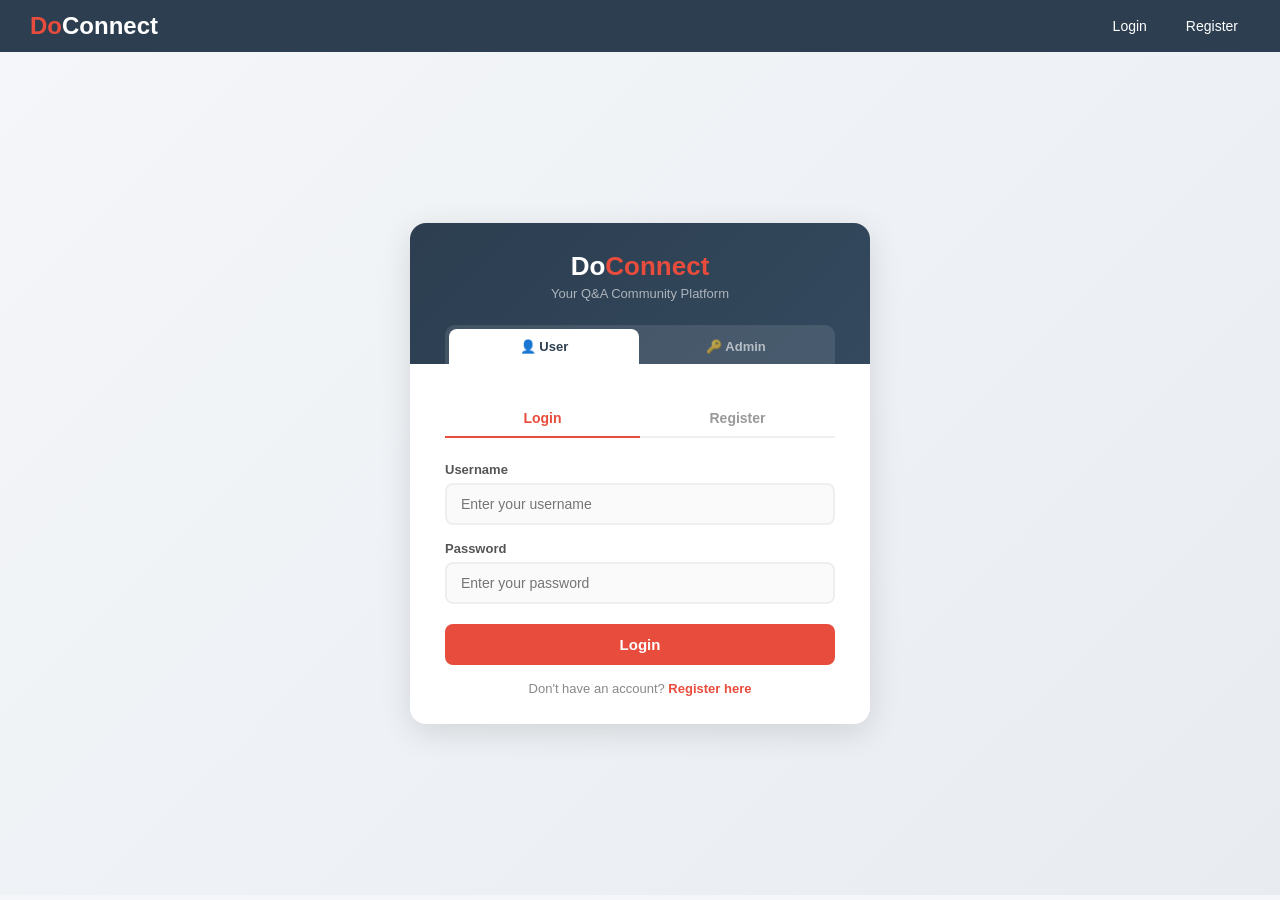
<file: doconnect-frontend/index.html>
<!DOCTYPE html>
<html lang="en">
<head>
    <meta charset="UTF-8">
    <meta name="viewport" content="width=device-width, initial-scale=1.0">
    <title>DoConnect - Q&amp;A Platform</title>
    <link rel="stylesheet" href="css/style.css">
    <link rel="stylesheet" href="https://fonts.googleapis.com/css2?family=Inter:wght@400;500;600;700&display=swap">
</head>
<body>

<nav class="navbar">
    <a href="index.html" class="logo">Do<span>Connect</span></a>
    <div class="nav-links">
        <a href="index.html">Home</a>
        <a href="my-questions.html">📋 My Questions</a>
        <a href="chat.html" id="chatNavLink">💬 Chat</a>
        <a href="ask-question.html" class="btn-ask">+ Ask Question</a>
        <a href="profile.html">👤 <strong id="navUser"></strong></a>
        <a href="#" onclick="logout()" id="logoutBtn">Logout</a>
    </div>
</nav>

<div class="hero-search">
    <div class="hero-search-inner">
        <h1 class="hero-title">Find Answers. Share Knowledge.</h1>
        <p class="hero-subtitle">Search through community questions or ask your own</p>
        <div class="search-bar hero-searchbar">
            <span class="search-icon">🔍</span>
            <input type="text" id="searchInput"
                placeholder="Search questions by keyword, topic..."
                oninput="handleSearch()">
        </div>
    </div>
</div>

<div class="container">

    <!-- Header -->
    <div class="questions-header">
        <div class="questions-title">
            <h2>All Questions</h2>
            <span id="questionCount" class="question-count-badge"></span>
        </div>
        <span class="welcome-text">
            👋 Welcome back, <strong id="welcomeUser"></strong>
        </span>
    </div>

    <!-- Questions List -->
    <div id="questionsList">
        <div class="loading">Loading questions...</div>
    </div>

</div>

<script src="js/api.js"></script>
<script>
    // Check login
    if (!localStorage.getItem('token')) {
        window.location.href = 'login.html';
    }

    document.getElementById('welcomeUser').textContent =
        localStorage.getItem('username');
    document.getElementById('navUser').textContent =
        localStorage.getItem('username');

    let allQuestions = [];

    // Load questions on page load
    async function loadQuestions() {
        try {
            allQuestions = await getAllQuestions();
            renderQuestions(allQuestions);
        } catch (err) {
            document.getElementById('questionsList').innerHTML =
                '<div class="empty-state"><h3>Failed to load questions</h3></div>';
        }
    }

    // Render questions
    function renderQuestions(questions) {
        const container = document.getElementById('questionsList');
        document.getElementById('questionCount').textContent =
            `(${questions.length})`;

        if (questions.length === 0) {
            container.innerHTML = `
                <div class="empty-state">
                    <h3>No questions found</h3>
                    <p>Be the first to ask a question!</p>
                    <br>
                    <a href="ask-question.html" class="btn btn-primary"
                        style="width:auto; display:inline-block;">
                        Ask Question
                    </a>
                </div>`;
            return;
        }

        container.innerHTML = questions.map(q => `
            <div class="card question-card">
                <div class="question-card-body">
                    <h3>
                        <a href="question-detail.html?id=${q.questionId}">${q.title}</a>
                    </h3>
                    <p class="question-desc">${q.description.substring(0, 150)}...</p>
                </div>
                <div class="question-meta">
                    <span class="meta-author">👤 ${q.askedBy}</span>
                    <span class="topic-badge">${q.topic || 'General'}</span>
                    <span class="status-badge status-${q.status.toLowerCase()}">${q.status}</span>
                    <span class="meta-date">🕐 ${formatDate(q.createdAt)}</span>
                </div>
            </div>
        `).join('');
    }

    // Search handler
    let searchTimer;
    async function handleSearch() {
        clearTimeout(searchTimer);
        const keyword = document.getElementById('searchInput').value.trim();

        if (keyword === '') {
            renderQuestions(allQuestions);
            return;
        }

        searchTimer = setTimeout(async () => {
            try {
                const results = await searchQuestions(keyword);
                renderQuestions(results);
            } catch (err) {
                console.error('Search failed');
            }
        }, 400);
    }

    function formatDate(dateStr) {
        if (!dateStr) return '';
        return new Date(dateStr).toLocaleDateString('en-IN', {
            day: 'numeric', month: 'short', year: 'numeric'
        });
    }

    function logout() {
        localStorage.clear();
        window.location.href = 'login.html';
    }

    loadQuestions();
</script>

<footer style="text-align:center; padding:20px; color:#999; font-size:13px; margin-top:40px; border-top:1px solid #eee;">
    © 2024 DoConnect — Q&A Community Platform
</footer>

</body>
</html>
</file>
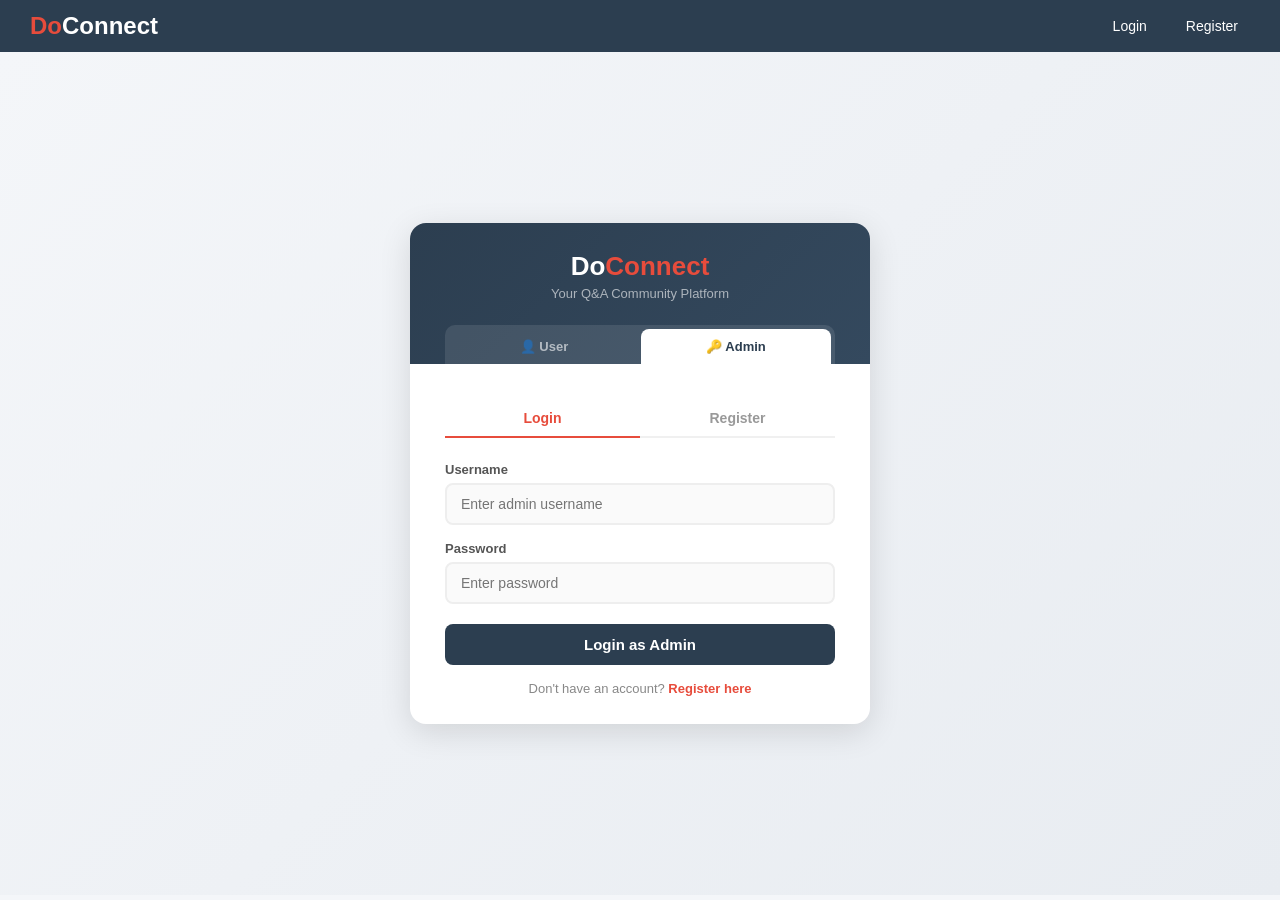
<file: doconnect-frontend/admin-dashboard.html>
<!DOCTYPE html>
<html lang="en">
<head>
    <meta charset="UTF-8">
    <title>Admin Dashboard - DoConnect</title>
    <link rel="stylesheet" href="css/style.css">
</head>
<body>

<nav class="navbar">
    <a href="#" class="logo">Do<span>Connect</span> <span style="font-size:13px; background:#e74c3c; color:white; padding:2px 8px; border-radius:10px; vertical-align:middle;">ADMIN</span></a>
    <div class="nav-links">
        <span class="admin-nav-user" id="adminName"></span>
        <a href="#" onclick="adminLogout()" class="admin-logout-btn">⏻ Logout</a>
    </div>
</nav>

<!-- Dashboard Header -->
<div class="admin-hero">
    <div class="admin-hero-inner">
        <div>
            <div class="admin-hero-title">📊 Admin Dashboard</div>
            <div class="admin-hero-sub">Manage users, questions, and content moderation</div>
        </div>
    </div>
</div>

<div class="container">

    <!-- Tabs -->
    <div class="admin-tabs">
        <button class="tab-btn active" onclick="showTab('users', this)">
            <span class="tab-icon">👥</span> Users
        </button>
        <button class="tab-btn" onclick="showTab('questions', this)">
            <span class="tab-icon">❓</span> Questions
        </button>
        <button class="tab-btn" onclick="showTab('answers', this)">
            <span class="tab-icon">💬</span> Answers
        </button>
        <button class="tab-btn tab-btn-pending" onclick="showTab('pending-q', this)">
            <span class="tab-icon">⏳</span> Pending Questions
        </button>
        <button class="tab-btn tab-btn-pending" onclick="showTab('pending-a', this)">
            <span class="tab-icon">⏳</span> Pending Answers
        </button>
        <button class="tab-btn" onclick="showTab('admins', this)">
            <span class="tab-icon">🔑</span> Admins
        </button>
    </div>

    <!-- USERS TAB -->
    <div class="tab-content active" id="tab-users">
        <div class="admin-section-header">
            <span>👥 All Users</span>
        </div>
        <div id="usersTable">
            <div class="loading">Loading users...</div>
        </div>
    </div>

    <!-- QUESTIONS TAB -->
    <div class="tab-content" id="tab-questions">
        <div class="admin-section-header">
            <span>❓ All Questions</span>
        </div>
        <div id="questionsTable">
            <div class="loading">Loading questions...</div>
        </div>
    </div>

    <!-- ANSWERS TAB -->
    <div class="tab-content" id="tab-answers">
        <div class="admin-section-header">
            <span>💬 All Answers</span>
        </div>
        <div id="answersTable">
            <div class="loading">Loading answers...</div>
        </div>
    </div>

    <!-- PENDING QUESTIONS TAB -->
    <div class="tab-content" id="tab-pending-q">
        <div class="admin-section-header pending">
            <span>⏳ Pending Questions — Awaiting Review</span>
        </div>
        <div id="pendingQTable">
            <div class="loading">Loading...</div>
        </div>
    </div>

    <!-- PENDING ANSWERS TAB -->
    <div class="tab-content" id="tab-pending-a">
        <div class="admin-section-header pending">
            <span>⏳ Pending Answers — Awaiting Review</span>
        </div>
        <div id="pendingATable">
            <div class="loading">Loading...</div>
        </div>
    </div>

    <!-- ADMINS TAB -->
    <div class="tab-content" id="tab-admins">
        <div class="admin-section-header" style="margin-bottom:15px;">
            <span>🔑 Admin Management</span>
        </div>

        <!-- Add Admin Form -->
        <div class="card" style="margin-bottom:20px;">
            <h3 style="margin-bottom:15px; color:#2c3e50;">➕ Add New Admin</h3>
            <div id="adminFormAlert"></div>
            <div style="display:grid; grid-template-columns:1fr 1fr; gap:12px;">
                <div class="form-group" style="margin-bottom:0;">
                    <label>Username *</label>
                    <input type="text" id="newAdminUsername" placeholder="Enter username">
                </div>
                <div class="form-group" style="margin-bottom:0;">
                    <label>Full Name</label>
                    <input type="text" id="newAdminFullName" placeholder="Enter full name">
                </div>
                <div class="form-group" style="margin-bottom:0;">
                    <label>Email *</label>
                    <input type="email" id="newAdminEmail" placeholder="Enter email">
                </div>
                <div class="form-group" style="margin-bottom:0;">
                    <label>Password *</label>
                    <input type="password" id="newAdminPassword" placeholder="Min 6 characters">
                </div>
            </div>
            <button class="btn btn-success" style="margin-top:14px;" onclick="createAdmin()">➕ Create Admin</button>
        </div>

        <!-- Admins Table -->
        <div id="adminsTable">
            <div class="loading">Loading admins...</div>
        </div>
    </div>

</div>

<!-- Edit Admin Modal -->
<div class="modal-overlay" id="editAdminOverlay">
    <div class="modal-box" style="text-align:left;">
        <h3 style="margin-bottom:15px; color:#2c3e50;">✏️ Edit Admin</h3>
        <input type="hidden" id="editAdminId">
        <div class="form-group">
            <label>Full Name</label>
            <input type="text" id="editAdminFullName" placeholder="Full name">
        </div>
        <div class="form-group">
            <label>Email</label>
            <input type="email" id="editAdminEmail" placeholder="Email">
        </div>
        <div class="form-group">
            <label>New Password <span style="color:#999; font-weight:normal;">(leave blank to keep)</span></label>
            <input type="password" id="editAdminPassword" placeholder="New password">
        </div>
        <div class="modal-actions" style="justify-content:flex-start;">
            <button class="btn btn-primary" onclick="saveAdminEdit()">💾 Save</button>
            <button class="btn" style="background:#95a5a6; color:white;" onclick="closeEditModal()">Cancel</button>
        </div>
    </div>
</div>

<!-- Confirm Modal -->
<div class="modal-overlay" id="confirmOverlay">
    <div class="modal-box">
        <p id="confirmMessage"></p>
        <div class="modal-actions">
            <button class="btn btn-danger" id="confirmOkBtn">Confirm</button>
            <button class="btn" style="background:#95a5a6; color:white;"
                id="confirmCancelBtn">Cancel</button>
        </div>
    </div>
</div>

<script src="js/api.js"></script>
<script src="js/confirm-modal.js"></script>
<script>
    if (!localStorage.getItem('adminToken')) {
        window.location.href = 'admin-login.html';
    }

    document.getElementById('adminName').textContent =
        '👤 ' + localStorage.getItem('adminUsername');

    // Show tab
    function showTab(tabName, btn) {
        document.querySelectorAll('.tab-content')
            .forEach(t => t.classList.remove('active'));
        document.querySelectorAll('.tab-btn')
            .forEach(b => b.classList.remove('active'));

        document.getElementById(`tab-${tabName}`)
            .classList.add('active');
        (btn || event.target).closest('.tab-btn').classList.add('active');

        // Load data for tab
        if (tabName === 'users') loadUsers();
        else if (tabName === 'questions') loadQuestions();
        else if (tabName === 'answers') loadAllAnswers();
        else if (tabName === 'pending-q') loadPendingQuestions();
        else if (tabName === 'pending-a') loadPendingAnswers();
        else if (tabName === 'admins') loadAdmins();
    }

    // Load Users
    async function loadUsers() {
        try {
            const users = await adminGetAllUsers();
            document.getElementById('usersTable').innerHTML = `
                <table class="admin-table">
                    <thead>
                        <tr>
                            <th>ID</th>
                            <th>Username</th>
                            <th>Email</th>
                            <th>Full Name</th>
                            <th>Status</th>
                            <th>Actions</th>
                        </tr>
                    </thead>
                    <tbody>
                        ${users.map(u => `
                            <tr>
                                <td>${u.userId}</td>
                                <td><strong>${u.username}</strong></td>
                                <td>${u.email}</td>
                                <td>${u.fullName || '-'}</td>
                                <td>
                                    <span class="status-badge
                                        ${u.isActive ? 'status-open' : 'status-resolved'}">
                                        ${u.isActive ? 'Active' : 'Inactive'}
                                    </span>
                                </td>
                                <td>
                                    ${u.isActive ?
                                        `<button class="btn btn-danger btn-sm"
                                            onclick="deactivateUser(${u.userId})">
                                            Deactivate
                                        </button>` :
                                        `<button class="btn btn-success btn-sm"
                                            onclick="activateUser(${u.userId})">
                                            Activate
                                        </button>`
                                    }
                                </td>
                            </tr>`).join('')}
                    </tbody>
                </table>`;
        } catch (err) {
            document.getElementById('usersTable').innerHTML =
                '<div class="alert alert-error">Failed to load users</div>';
        }
    }

    // Load All Answers
    async function loadAllAnswers() {
        try {
            const answers = await adminGetAllAnswers();
            document.getElementById('answersTable').innerHTML = `
                <table class="admin-table">
                    <thead>
                        <tr>
                            <th>ID</th>
                            <th>Answer</th>
                            <th>Answered By</th>
                            <th>Question ID</th>
                            <th>Approved</th>
                            <th>Actions</th>
                        </tr>
                    </thead>
                    <tbody>
                        ${answers.map(a => `
                            <tr>
                                <td>${a.answerId}</td>
                                <td style="max-width:250px;">
                                    ${a.answerText.substring(0, 100)}...
                                </td>
                                <td>${a.answeredBy}</td>
                                <td>${a.questionId}</td>
                                <td>${a.isApproved ? '✅ Yes' : '⏳ No'}</td>
                                <td style="display:flex; gap:5px;">
                                    ${!a.isApproved ? `
                                    <button class="btn btn-success btn-sm"
                                        onclick="approveA(${a.answerId})">
                                        ✅ Approve
                                    </button>` : ''}
                                    <button class="btn btn-danger btn-sm"
                                        onclick="deleteA(${a.answerId})">
                                        🗑️ Delete
                                    </button>
                                </td>
                            </tr>`).join('')}
                    </tbody>
                </table>`;
        } catch (err) {
            document.getElementById('answersTable').innerHTML =
                '<div class="alert alert-error">Failed to load answers</div>';
        }
    }

    // Load All Questions
    async function loadQuestions() {
        try {
            const questions = await adminGetAllQuestions();
            document.getElementById('questionsTable').innerHTML = `
                <table class="admin-table">
                    <thead>
                        <tr>
                            <th>ID</th>
                            <th>Title</th>
                            <th>Asked By</th>
                            <th>Topic</th>
                            <th>Status</th>
                            <th>Approved</th>
                            <th>Actions</th>
                        </tr>
                    </thead>
                    <tbody>
                        ${questions.map(q => `
                            <tr>
                                <td>${q.questionId}</td>
                                <td style="max-width:200px;">
                                    ${q.title.substring(0, 60)}...
                                </td>
                                <td>${q.askedBy}</td>
                                <td>
                                    <span class="topic-badge">
                                        ${q.topic || 'General'}
                                    </span>
                                </td>
                                <td>
                                    <span class="status-badge
                                        status-${q.status.toLowerCase()}">
                                        ${q.status}
                                    </span>
                                </td>
                                <td>${q.isApproved ?
                                    '✅ Yes' : '⏳ No'}</td>
                                <td style="display:flex; gap:5px;">
                                    ${q.status !== 'RESOLVED' ?
                                        `<button class="btn btn-warning btn-sm"
                                            onclick="closeQ(${q.questionId})">
                                            🔒 Close & Resolve
                                        </button>` : '<span style="color:#27ae60; font-weight:bold;">✅ Resolved</span>'}
                                    <button class="btn btn-danger btn-sm"
                                        onclick="deleteQ(${q.questionId})">
                                        Delete
                                    </button>
                                </td>
                            </tr>`).join('')}
                    </tbody>
                </table>`;
        } catch (err) {
            document.getElementById('questionsTable').innerHTML =
                '<div class="alert alert-error">Failed to load</div>';
        }
    }

    // Load Pending Questions
    async function loadPendingQuestions() {
        try {
            const questions = await adminGetUnapprovedQuestions();
            const container = document.getElementById('pendingQTable');

            if (questions.length === 0) {
                container.innerHTML = `
                    <div class="empty-state">
                        <h3>✅ No pending questions!</h3>
                        <p>All questions have been reviewed.</p>
                    </div>`;
                return;
            }

            container.innerHTML = `
                <table class="admin-table">
                    <thead>
                        <tr>
                            <th>ID</th>
                            <th>Title</th>
                            <th>Description</th>
                            <th>Asked By</th>
                            <th>Topic</th>
                            <th>Actions</th>
                        </tr>
                    </thead>
                    <tbody>
                        ${questions.map(q => `
                            <tr>
                                <td>${q.questionId}</td>
                                <td style="max-width:180px;">
                                    ${q.title.substring(0, 50)}
                                </td>
                                <td style="max-width:200px; color:#666;">
                                    ${q.description.substring(0, 80)}...
                                </td>
                                <td>${q.askedBy}</td>
                                <td>
                                    <span class="topic-badge">
                                        ${q.topic || 'General'}
                                    </span>
                                </td>
                                <td style="display:flex; gap:5px;">
                                    <button class="btn btn-success btn-sm"
                                        onclick="approveQ(${q.questionId})">
                                        ✅ Approve
                                    </button>
                                    <button class="btn btn-danger btn-sm"
                                        onclick="rejectQ(${q.questionId})">
                                        ❌ Reject
                                    </button>
                                </td>
                            </tr>`).join('')}
                    </tbody>
                </table>`;
        } catch (err) {
            document.getElementById('pendingQTable').innerHTML =
                '<div class="alert alert-error">Failed to load</div>';
        }
    }

    // Load Pending Answers
    async function loadPendingAnswers() {
        try {
            const answers = await adminGetUnapprovedAnswers();
            const container = document.getElementById('pendingATable');

            if (answers.length === 0) {
                container.innerHTML = `
                    <div class="empty-state">
                        <h3>✅ No pending answers!</h3>
                    </div>`;
                return;
            }

            container.innerHTML = `
                <table class="admin-table">
                    <thead>
                        <tr>
                            <th>ID</th>
                            <th>Answer</th>
                            <th>Answered By</th>
                            <th>Question ID</th>
                            <th>Actions</th>
                        </tr>
                    </thead>
                    <tbody>
                        ${answers.map(a => `
                            <tr>
                                <td>${a.answerId}</td>
                                <td style="max-width:250px;">
                                    ${a.answerText.substring(0, 100)}...
                                </td>
                                <td>${a.answeredBy}</td>
                                <td>${a.questionId}</td>
                                <td style="display:flex; gap:5px;">
                                    <button class="btn btn-success btn-sm"
                                        onclick="approveA(${a.answerId})">
                                        ✅ Approve
                                    </button>
                                    <button class="btn btn-warning btn-sm"
                                        onclick="rejectA(${a.answerId})">
                                        ❌ Reject
                                    </button>
                                    <button class="btn btn-danger btn-sm"
                                        onclick="deleteA(${a.answerId})">
                                        🗑️ Delete
                                    </button>
                                </td>
                            </tr>`).join('')}
                    </tbody>
                </table>`;
        } catch (err) {
            document.getElementById('pendingATable').innerHTML =
                '<div class="alert alert-error">Failed to load</div>';
        }
    }

    // Action Functions
    async function approveQ(id) {
        await adminApproveQuestion(id);
        showToast('✅ Question approved!');
        loadPendingQuestions();
    }

    async function rejectQ(id) {
        await adminRejectQuestion(id);
        showToast('❌ Question rejected');
        loadPendingQuestions();
    }

    function deleteQ(id) {
        showConfirm('Delete this question?', async () => {
            await adminDeleteQuestion(id);
            showToast('🗑️ Question deleted');
            loadQuestions();
        });
    }

    function closeQ(id) {
        showConfirm('Close this question and mark it as RESOLVED?', async () => {
            await adminCloseQuestion(id);
            showToast('✅ Question closed and marked as Resolved');
            loadQuestions();
        });
    }

    async function approveA(id) {
        await adminApproveAnswer(id);
        showToast('✅ Answer approved!');
        loadPendingAnswers();
    }

    async function rejectA(id) {
        await adminRejectAnswer(id);
        showToast('❌ Answer rejected');
        loadPendingAnswers();
    }

    function deleteA(id) {
        showConfirm('Delete this answer?', async () => {
            await fetch(
                `${BASE_URL}/api/admin/answers/delete/${id}`,
                { method: 'DELETE', headers: adminAuthHeaders() }
            );
            showToast('🗑️ Answer deleted');
            loadPendingAnswers();
        });
    }

    function deactivateUser(id) {
        showConfirm('Deactivate this user?', async () => {
            await adminDeactivateUser(id);
            showToast('User deactivated');
            loadUsers();
        });
    }

    async function activateUser(id) {
        await adminActivateUser(id);
        showToast('User activated');
        loadUsers();
    }

    function adminLogout() {
        localStorage.removeItem('adminToken');
        localStorage.removeItem('adminId');
        localStorage.removeItem('adminUsername');
        window.location.href = 'admin-login.html';
    }

    // ===== ADMIN CRUD =====

    async function loadAdmins() {
        try {
            const res = await fetch(`${BASE_URL}/api/admin/all`, { headers: adminAuthHeaders() });
            const admins = await res.json();
            document.getElementById('adminsTable').innerHTML = `
                <table class="admin-table">
                    <thead>
                        <tr>
                            <th>ID</th>
                            <th>Username</th>
                            <th>Full Name</th>
                            <th>Email</th>
                            <th>Status</th>
                            <th>Actions</th>
                        </tr>
                    </thead>
                    <tbody>
                        ${admins.map(a => `
                            <tr>
                                <td>${a.adminId}</td>
                                <td><strong>${a.username}</strong></td>
                                <td>${a.fullName || '-'}</td>
                                <td>${a.email}</td>
                                <td>
                                    <span class="status-badge ${a.isActive ? 'status-open' : 'status-closed'}">
                                        ${a.isActive ? 'Active' : 'Inactive'}
                                    </span>
                                </td>
                                <td style="display:flex; gap:5px;">
                                    <button class="btn btn-info btn-sm" onclick="openEditModal(${a.adminId}, '${a.fullName || ''}', '${a.email}')">
                                        ✏️ Edit
                                    </button>
                                    <button class="btn btn-danger btn-sm" onclick="deleteAdminById(${a.adminId})">
                                        🗑️ Delete
                                    </button>
                                </td>
                            </tr>`).join('')}
                    </tbody>
                </table>`;
        } catch (err) {
            document.getElementById('adminsTable').innerHTML =
                '<div class="alert alert-error">Failed to load admins</div>';
        }
    }

    async function createAdmin() {
        const username = document.getElementById('newAdminUsername').value.trim();
        const fullName = document.getElementById('newAdminFullName').value.trim();
        const email    = document.getElementById('newAdminEmail').value.trim();
        const password = document.getElementById('newAdminPassword').value;

        if (!username || !email || !password) {
            document.getElementById('adminFormAlert').innerHTML =
                '<div class="alert alert-error">Username, email and password are required</div>';
            return;
        }

        try {
            const res = await fetch(`${BASE_URL}/api/admin/register`, {
                method: 'POST',
                headers: { 'Content-Type': 'application/json' },
                body: JSON.stringify({ username, fullName, email, password })
            });
            const data = await res.json();
            if (data.adminId) {
                document.getElementById('adminFormAlert').innerHTML =
                    '<div class="alert alert-success">✅ Admin created successfully!</div>';
                document.getElementById('newAdminUsername').value = '';
                document.getElementById('newAdminFullName').value = '';
                document.getElementById('newAdminEmail').value = '';
                document.getElementById('newAdminPassword').value = '';
                loadAdmins();
            } else {
                document.getElementById('adminFormAlert').innerHTML =
                    `<div class="alert alert-error">${data.error || 'Failed to create admin'}</div>`;
            }
        } catch (err) {
            document.getElementById('adminFormAlert').innerHTML =
                '<div class="alert alert-error">Server error</div>';
        }
    }

    function openEditModal(id, fullName, email) {
        document.getElementById('editAdminId').value = id;
        document.getElementById('editAdminFullName').value = fullName;
        document.getElementById('editAdminEmail').value = email;
        document.getElementById('editAdminPassword').value = '';
        document.getElementById('editAdminOverlay').classList.add('active');
    }

    function closeEditModal() {
        document.getElementById('editAdminOverlay').classList.remove('active');
    }

    async function saveAdminEdit() {
        const id       = document.getElementById('editAdminId').value;
        const fullName = document.getElementById('editAdminFullName').value.trim();
        const email    = document.getElementById('editAdminEmail').value.trim();
        const password = document.getElementById('editAdminPassword').value;

        try {
            const res = await fetch(`${BASE_URL}/api/admin/update/${id}`, {
                method: 'PUT',
                headers: adminAuthHeaders(),
                body: JSON.stringify({ fullName, email, password })
            });
            const data = await res.json();
            if (data.adminId) {
                closeEditModal();
                showToast('✅ Admin updated successfully');
                loadAdmins();
            } else {
                showToast(data.error || 'Update failed');
            }
        } catch (err) {
            showToast('Server error');
        }
    }

    function deleteAdminById(id) {
        showConfirm('Delete this admin? This cannot be undone.', async () => {
            try {
                const res = await fetch(`${BASE_URL}/api/admin/delete/${id}`, {
                    method: 'DELETE',
                    headers: adminAuthHeaders()
                });
                const msg = await res.text();
                showToast('🗑️ ' + msg);
                loadAdmins();
            } catch (err) {
                showToast('Delete failed');
            }
        });
    }

    // Load users on start
    loadUsers();
</script>

<footer style="text-align:center; padding:20px; color:#999; font-size:13px; margin-top:40px; border-top:1px solid #eee;">
    &copy; 2024 DoConnect &mdash; Admin Panel
</footer>

</body>
</html>
</file>
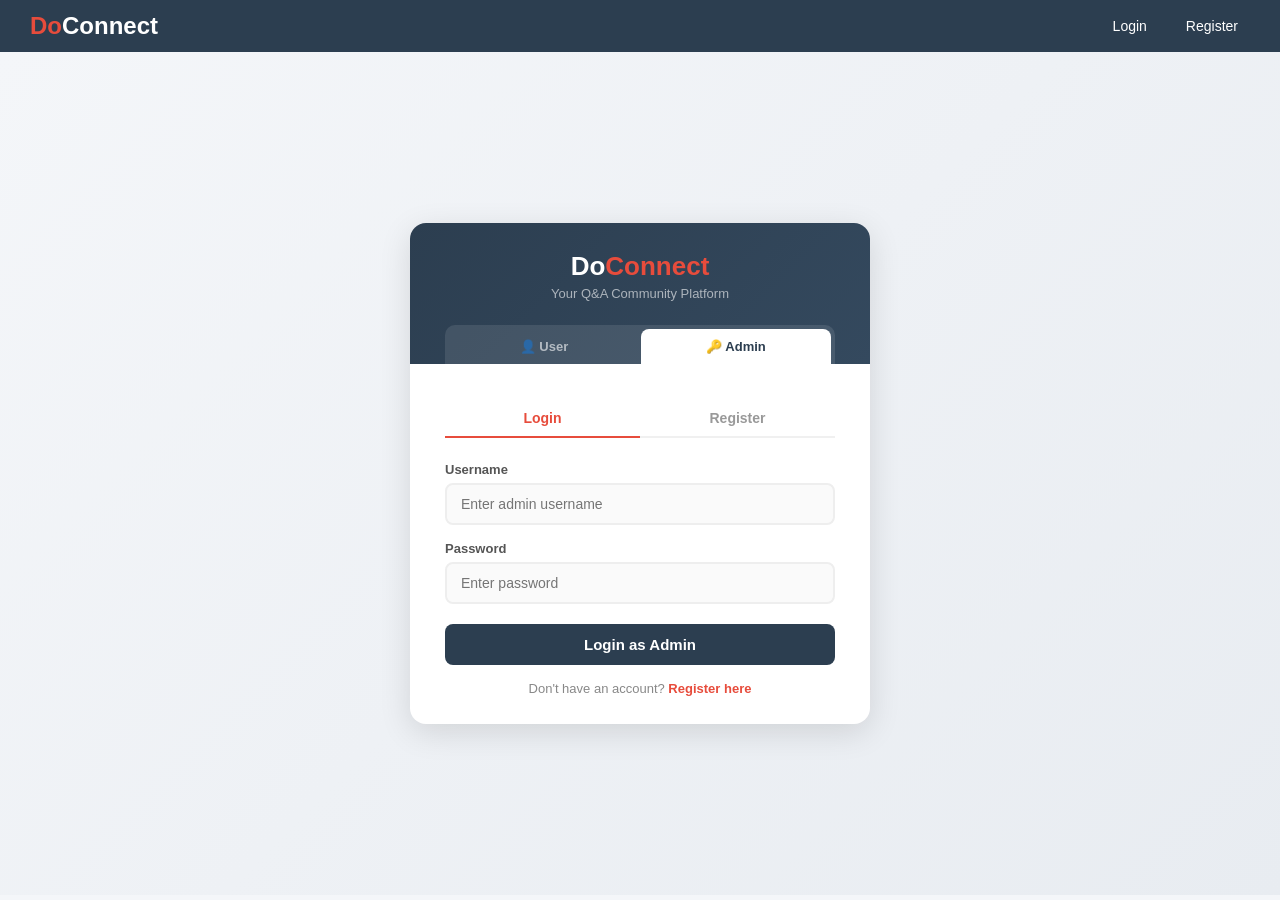
<file: doconnect-frontend/admin-login.html>
<!DOCTYPE html>
<html lang="en">
<head>
    <meta charset="UTF-8">
    <title>Admin Login - DoConnect</title>
    <script>window.location.replace('login.html#admin');</script>
</head>
<body></body>
</html>
</file>
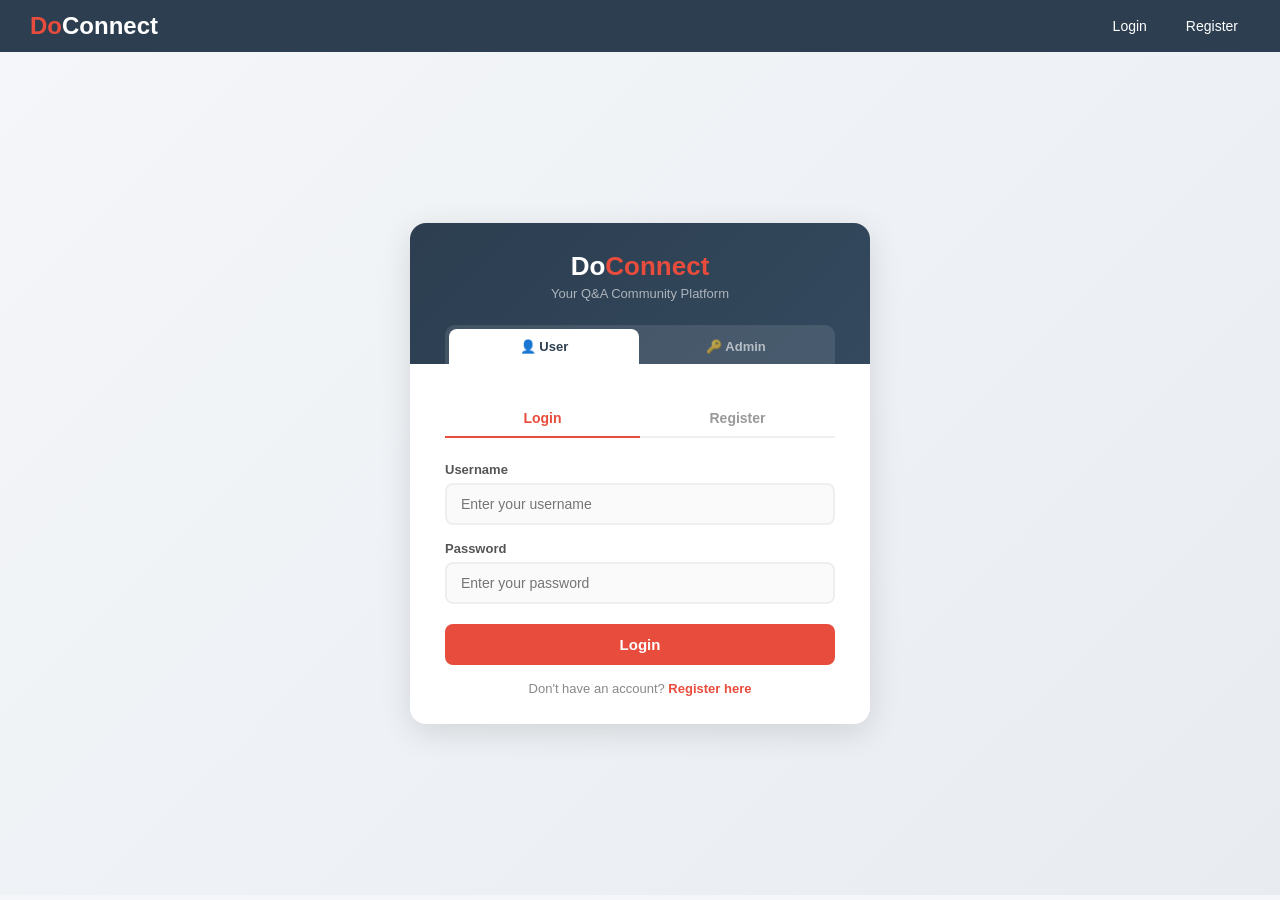
<file: doconnect-frontend/ask-question.html>
<!DOCTYPE html>
<html lang="en">
<head>
    <meta charset="UTF-8">
    <title>Ask Question - DoConnect</title>
    <link rel="stylesheet" href="css/style.css">
</head>
<body>

<nav class="navbar">
    <a href="index.html" class="logo">Do<span>Connect</span></a>
    <div class="nav-links">
        <a href="index.html">← Back to Questions</a>
        <span class="nav-username">👤 <strong id="navUser"></strong></span>
    </div>
</nav>

<div class="container" style="max-width:700px;">
    <div class="card">
        <h2 style="margin-bottom:20px; color:#2c3e50;">
            ❓ Ask a Question
        </h2>

        <div id="alert"></div>

        <div class="form-group">
            <label>Question Title *</label>
            <input type="text" id="title"
                placeholder="What is your question? Be specific (min 10 chars)">
        </div>
        <div class="form-group">
            <label>Description *</label>
            <textarea id="description"
                placeholder="Describe your question in detail. Include what you've tried and what you expected to happen."
                style="min-height:160px;"></textarea>
        </div>
        <div class="form-group">
            <label>Topic / Tag</label>
            <input type="text" id="topic"
                placeholder="e.g. Spring Boot, Java, MySQL, React...">
        </div>

        <div style="display:flex; gap:10px; margin-top:10px;">
            <button class="btn btn-primary" onclick="submitQuestion()"
                style="width:auto; flex:1;">
                🚀 Submit Question
            </button>
            <a href="index.html" class="btn btn-warning"
                style="text-decoration:none; text-align:center; flex:1;">
                Cancel
            </a>
        </div>

        <p style="font-size:13px; color:#999; margin-top:15px;">
            ℹ️ Your question will be visible after admin approval
        </p>
    </div>
</div>

<script src="js/api.js"></script>
<script>
    if (!localStorage.getItem('token')) {
        window.location.href = 'login.html';
    }
    document.getElementById('navUser').textContent = localStorage.getItem('username');

    function showToast(msg) {
        let t = document.querySelector('.toast');
        if (!t) { t = document.createElement('div'); t.className = 'toast'; document.body.appendChild(t); }
        t.textContent = msg;
        t.classList.add('show');
        setTimeout(() => t.classList.remove('show'), 3000);
    }

    async function submitQuestion() {
        const title = document.getElementById('title').value.trim();
        const description =
            document.getElementById('description').value.trim();
        const topic = document.getElementById('topic').value.trim();

        if (!title || title.length < 10) {
            showAlert('Title must be at least 10 characters', 'error');
            return;
        }
        if (!description) {
            showAlert('Description is required', 'error');
            return;
        }

        try {
            const data = await askQuestion({ title, description, topic });

            if (data.questionId) {
                showAlert(
                    '✅ Question submitted! Waiting for admin approval.',
                    'success'
                );
                // disable form so user doesn't submit again
                document.getElementById('title').disabled = true;
                document.getElementById('description').disabled = true;
                document.getElementById('topic').disabled = true;
                document.querySelector('.btn-primary').disabled = true;
            } else {
                showAlert(data.error || 'Failed to submit question', 'error');
            }
        } catch (err) {
            showAlert('Server error. Please try again.', 'error');
        }
    }

    function showAlert(msg, type) {
        document.getElementById('alert').innerHTML = type === 'success'
            ? `<div class="submission-banner">
                    <div class="submission-banner-icon">⏳</div>
                    <div>
                        <strong>Question Submitted — Pending Admin Approval</strong>
                        <p>Your question has been received. It will appear publicly once an admin reviews and approves it.</p>
                        <a href="index.html" class="btn btn-primary"
                            style="display:inline-block; margin-top:12px; width:auto; padding:8px 20px; font-size:14px;">
                            ← Go to Home
                        </a>
                    </div>
               </div>`
            : `<div class="alert alert-error">${msg}</div>`;
        window.scrollTo(0, 0);
    }
</script>

<footer style="text-align:center; padding:20px; color:#999; font-size:13px; margin-top:40px; border-top:1px solid #eee;">
    © 2024 DoConnect — Q&A Community Platform
</footer>

</body>
</html>
</file>
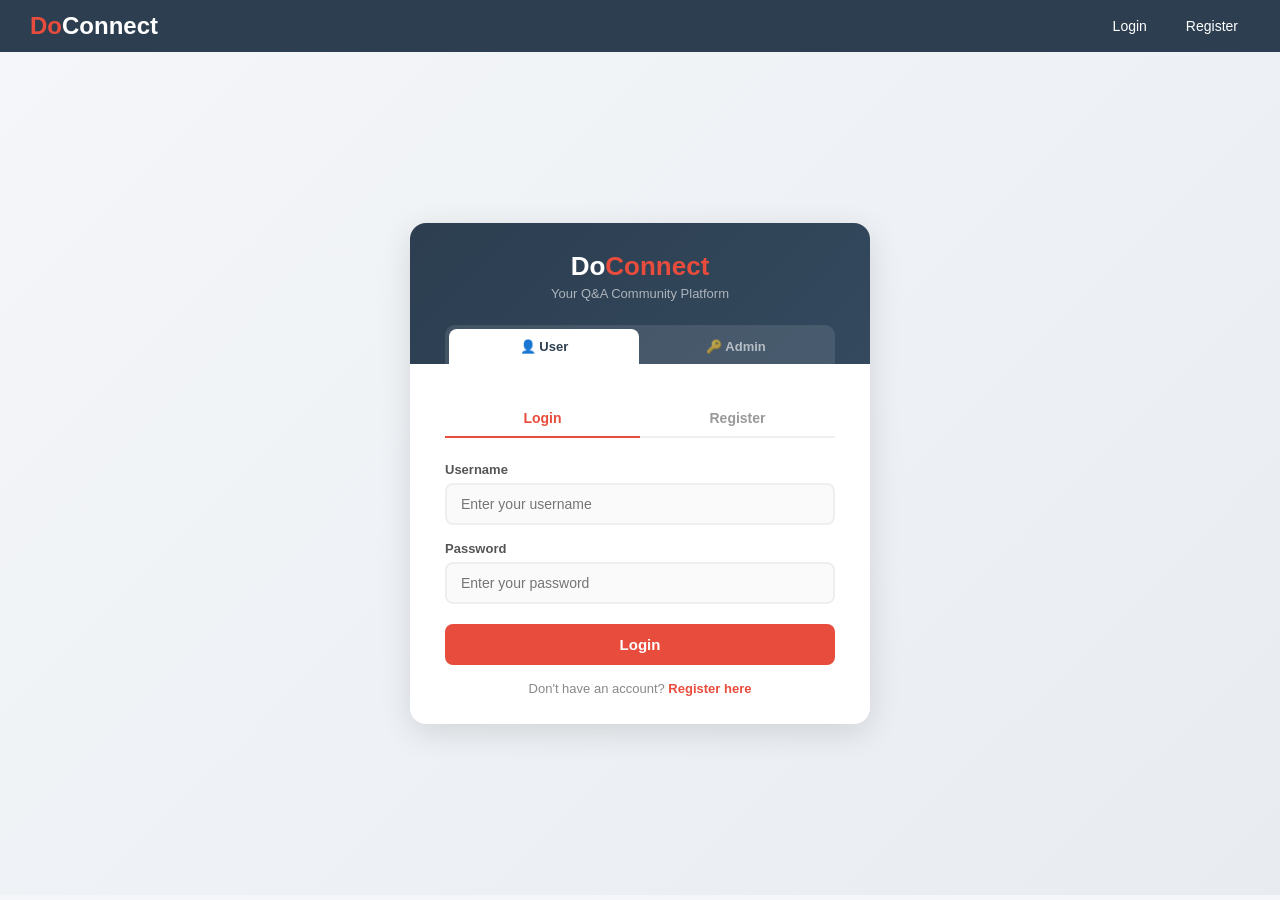
<file: doconnect-frontend/chat.html>
<!DOCTYPE html>
<html lang="en">
<head>
    <meta charset="UTF-8">
    <title>Chat - DoConnect</title>
    <link rel="stylesheet" href="css/style.css">
</head>
<body>

<nav class="navbar">
    <a href="index.html" class="logo">Do<span>Connect</span></a>
    <div class="nav-links">
        <a href="index.html">← Home</a>
        <a href="profile.html">👤 <strong id="navUser"></strong></a>
    </div>
</nav>

<div class="chat-page-body">
    <div class="chat-container">

        <!-- Sidebar -->
        <div class="user-list">
            <div class="user-list-header">
                <span>Chats</span>
            </div>
            <div class="user-list-search">
                <input type="text" id="userSearch" placeholder="Search or start new chat"
                    oninput="filterUsers()">
            </div>
            <div class="user-list-scroll" id="userList">
                <div style="padding:20px; color:#8696a0; font-size:13px;">
                    Loading users...
                </div>
            </div>
        </div>

        <!-- Chat Area -->
        <div class="chat-area" id="chatArea">

            <!-- Welcome screen -->
            <div class="chat-welcome" id="chatWelcome">
                <div class="chat-welcome-icon">💬</div>
                <p>Select a contact to start chatting</p>
            </div>

            <!-- Active conversation -->
            <div id="chatConversation" style="display:none; flex-direction:column; flex:1; overflow:hidden;">
                <div class="chat-header" id="chatHeader">
                    <div class="chat-header-avatar" id="headerAvatar"></div>
                    <div class="chat-header-info">
                        <div class="chat-header-name" id="headerName"></div>
                        <div class="chat-header-status" id="headerStatus">online</div>
                    </div>
                </div>

                <div class="messages-area" id="messagesArea"></div>

                <div class="chat-input-area">
                    <input type="text" id="messageInput"
                        placeholder="Type a message"
                        onkeypress="if(event.key==='Enter') sendMsg()">
                    <button class="send-btn" id="sendBtn" onclick="sendMsg()">
                        <svg viewBox="0 0 24 24" xmlns="http://www.w3.org/2000/svg">
                            <path d="M1.101 21.757L23.8 12.028 1.101 2.3l.011 7.912 13.623 1.816-13.623 1.817-.011 7.912z"/>
                        </svg>
                    </button>
                </div>
            </div>

        </div>
    </div>
</div>

<script src="js/api.js"></script>
<script>
    if (!localStorage.getItem('token')) {
        window.location.href = 'login.html';
    }
    document.getElementById('navUser').textContent = localStorage.getItem('username');

    const currentUserId = parseInt(localStorage.getItem('userId'));
    let allUsers = [];
    let selectedUser = null;
    let chatInterval = null;

    async function loadUsers() {
        try {
            const users = await getAllUsers();
            allUsers = users.filter(u => u.userId !== currentUserId && u.isActive);
            renderUserList(allUsers);
        } catch (err) {
            console.error('Failed to load users');
        }
    }

    function renderUserList(users) {
        const container = document.getElementById('userList');
        if (users.length === 0) {
            container.innerHTML = '<p style="padding:15px; color:#8696a0; font-size:13px;">No users found</p>';
            return;
        }
        container.innerHTML = users.map(u => {
            const isActive = selectedUser && selectedUser.userId === u.userId;
            return `
            <div class="user-item${isActive ? ' active' : ''}" onclick="selectUser(${u.userId}, '${u.username}', '${u.fullName || ''}')"
                id="user-${u.userId}">
                <div class="user-avatar">${u.username.charAt(0).toUpperCase()}</div>
                <div class="user-item-info">
                    <div class="user-item-name">${u.username}</div>
                    <div class="user-item-sub">${u.fullName || 'DoConnect user'}</div>
                </div>
            </div>`;
        }).join('');
    }

    function filterUsers() {
        const q = document.getElementById('userSearch').value.toLowerCase();
        renderUserList(allUsers.filter(u =>
            u.username.toLowerCase().includes(q) ||
            (u.fullName || '').toLowerCase().includes(q)
        ));
    }

    async function selectUser(userId, username, fullName) {
        selectedUser = { userId, username };

        document.querySelectorAll('.user-item').forEach(el => el.classList.remove('active'));
        const item = document.getElementById(`user-${userId}`);
        if (item) item.classList.add('active');

        document.getElementById('headerAvatar').textContent = username.charAt(0).toUpperCase();
        document.getElementById('headerName').textContent = username;
        document.getElementById('headerStatus').textContent = 'online';

        document.getElementById('chatWelcome').style.display = 'none';
        const conv = document.getElementById('chatConversation');
        conv.style.display = 'flex';

        await markConversationAsRead(userId);
        loadConversation();

        if (chatInterval) clearInterval(chatInterval);
        chatInterval = setInterval(async () => {
            await loadConversation();
            await markConversationAsRead(selectedUser.userId);
        }, 5000);
    }

    async function loadConversation() {
        if (!selectedUser) return;
        try {
            const messages = await getConversation(currentUserId, selectedUser.userId);
            renderMessages(messages);
        } catch (err) {
            console.error('Failed to load conversation');
        }
    }

    function renderMessages(messages) {
        const area = document.getElementById('messagesArea');
        const wasAtBottom = area.scrollHeight - area.scrollTop - area.clientHeight < 60;

        if (messages.length === 0) {
            area.innerHTML = `
                <div class="chat-empty-msg">No messages yet — say hello! 👋</div>`;
            return;
        }

        let lastDate = null;
        area.innerHTML = messages.map(m => {
            const isSent = m.senderId === currentUserId;
            const msgDate = new Date(m.sentAt);
            const dateLabel = msgDate.toLocaleDateString('en-IN', { day: 'numeric', month: 'short', year: 'numeric' });
            const time = msgDate.toLocaleTimeString('en-IN', { hour: '2-digit', minute: '2-digit' });

            let dateDivider = '';
            if (dateLabel !== lastDate) {
                lastDate = dateLabel;
                dateDivider = `<div class="date-divider"><span>${dateLabel}</span></div>`;
            }

            // Tick: double-tick blue = read, double-tick grey = delivered (sent but not read)
            let tick = '';
            if (isSent) {
                tick = m.isRead
                    ? `<span class="msg-tick read">✓✓</span>`
                    : `<span class="msg-tick delivered">✓✓</span>`;
            }

            return `
                ${dateDivider}
                <div class="message-row ${isSent ? 'sent' : 'received'}">
                    <div class="message ${isSent ? 'sent' : 'received'}">
                        ${m.messageText}
                        <div class="message-footer">
                            <span class="message-time">${time}</span>
                            ${tick}
                        </div>
                    </div>
                </div>`;
        }).join('');

        if (wasAtBottom) area.scrollTop = area.scrollHeight;
    }

    async function sendMsg() {
        const input = document.getElementById('messageInput');
        const text = input.value.trim();
        if (!text || !selectedUser) return;
        input.value = '';
        try {
            await sendMessage({ receiverId: selectedUser.userId, messageText: text });
            await loadConversation();
        } catch (err) {
            showToast('Failed to send message');
        }
    }

    function showToast(msg) {
        let t = document.querySelector('.toast');
        if (!t) {
            t = document.createElement('div');
            t.className = 'toast';
            document.body.appendChild(t);
        }
        t.textContent = msg;
        t.classList.add('show');
        setTimeout(() => t.classList.remove('show'), 3000);
    }

    loadUsers();
</script>
</body>
</html>
</file>
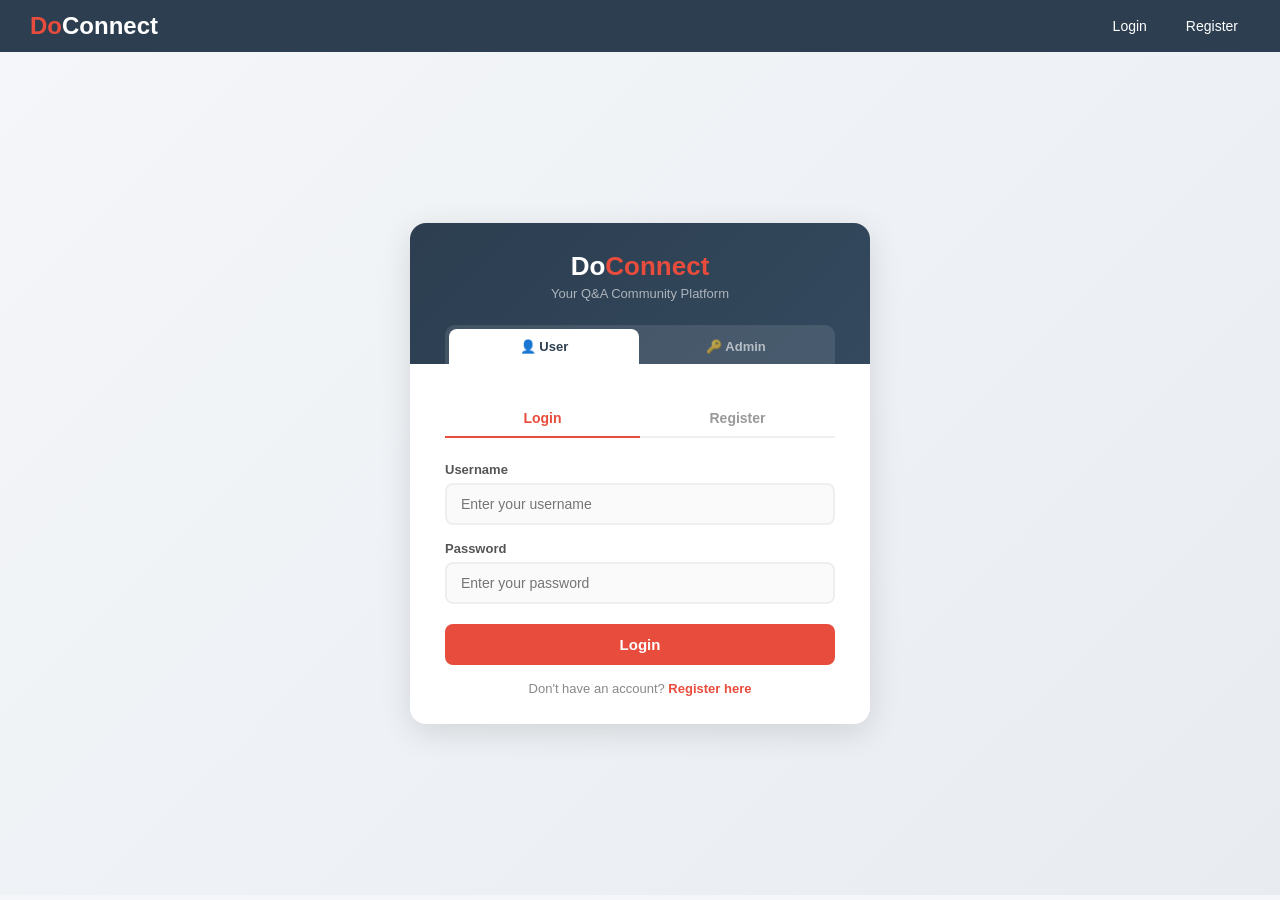
<file: doconnect-frontend/my-questions.html>
<!DOCTYPE html>
<html lang="en">
<head>
    <meta charset="UTF-8">
    <meta name="viewport" content="width=device-width, initial-scale=1.0">
    <title>My Questions - DoConnect</title>
    <link rel="stylesheet" href="css/style.css">
</head>
<body>

<nav class="navbar">
    <a href="index.html" class="logo">Do<span>Connect</span></a>
    <div class="nav-links">
        <a href="index.html">Home</a>
        <a href="chat.html">💬 Chat</a>
        <a href="ask-question.html" class="btn-ask">+ Ask Question</a>
        <a href="profile.html">👤 <strong id="navUser"></strong></a>
        <a href="#" onclick="logout()">Logout</a>
    </div>
</nav>

<div class="container">

    <div class="questions-header">
        <div class="questions-title">
            <h2>📋 My Questions</h2>
            <span id="myQuestionCount" class="question-count-badge"></span>
        </div>
        <a href="ask-question.html" class="btn btn-primary"
            style="width:auto; padding:8px 18px; font-size:14px; text-decoration:none;">
            + Ask New Question
        </a>
    </div>

    <div class="my-q-tabs">
        <button class="my-q-tab active" onclick="filterByStatus('all', this)">All</button>
        <button class="my-q-tab" onclick="filterByStatus('pending', this)">⏳ Pending</button>
        <button class="my-q-tab" onclick="filterByStatus('approved', this)">✅ Approved</button>
        <button class="my-q-tab" onclick="filterByStatus('rejected', this)">❌ Rejected</button>
    </div>

    <div id="myQuestionsList">
        <div class="loading">Loading your questions...</div>
    </div>

</div>

<!-- Edit Question Modal -->
<div class="modal-overlay" id="editQOverlay">
    <div class="modal-box" style="text-align:left; max-width:500px;">
        <h3 style="margin-bottom:15px; color:#2c3e50;">✏️ Edit Question</h3>
        <input type="hidden" id="editQId">
        <div class="form-group">
            <label>Title</label>
            <input type="text" id="editQTitle">
        </div>
        <div class="form-group">
            <label>Description</label>
            <textarea id="editQDesc" style="min-height:100px;"></textarea>
        </div>
        <div class="form-group">
            <label>Topic</label>
            <input type="text" id="editQTopic">
        </div>
        <div class="modal-actions" style="justify-content:flex-start;">
            <button class="btn btn-primary" onclick="saveQuestionEdit()">💾 Save</button>
            <button class="btn" style="background:#95a5a6; color:white;"
                onclick="document.getElementById('editQOverlay').classList.remove('active')">Cancel</button>
        </div>
    </div>
</div>

<script src="js/api.js"></script>
<script>
    if (!localStorage.getItem('token')) {
        window.location.href = 'login.html';
    }
    document.getElementById('navUser').textContent = localStorage.getItem('username');

    let myQuestions = [];

    async function loadMyQuestions() {
        try {
            myQuestions = await getMyQuestions();
            document.getElementById('myQuestionCount').textContent =
                '(' + myQuestions.length + ')';
            renderQuestions(myQuestions);
        } catch (err) {
            document.getElementById('myQuestionsList').innerHTML =
                '<div class="alert alert-error">Failed to load your questions.</div>';
        }
    }

    function filterByStatus(status, btn) {
        document.querySelectorAll('.my-q-tab').forEach(t => t.classList.remove('active'));
        btn.classList.add('active');
        if (status === 'all')      return renderQuestions(myQuestions);
        if (status === 'pending')  return renderQuestions(myQuestions.filter(q => q.status === 'PENDING'));
        if (status === 'approved') return renderQuestions(myQuestions.filter(q => q.isApproved));
        if (status === 'rejected') return renderQuestions(myQuestions.filter(q => q.status === 'REJECTED'));
    }

    function renderQuestions(questions) {
        const container = document.getElementById('myQuestionsList');

        if (questions.length === 0) {
            container.innerHTML =
                '<div class="empty-state"><h3>No questions here</h3>' +
                '<p>You haven\'t asked any questions yet.</p><br>' +
                '<a href="ask-question.html" class="btn btn-primary" style="width:auto; display:inline-block;">Ask Your First Question</a></div>';
            return;
        }

        container.innerHTML = questions.map(function(q) {
            var isApproved = q.isApproved;
            var isRejected = q.status === 'REJECTED';
            var isPending  = !isApproved && !isRejected;

            var approvalBadge = isApproved
                ? '<span class="approval-badge approved">✅ Approved</span>'
                : isRejected
                ? '<span class="approval-badge rejected">❌ Rejected</span>'
                : '<span class="approval-badge pending">⏳ Pending Approval</span>';

            var titleEl = isApproved
                ? '<a href="question-detail.html?id=' + q.questionId + '">' + q.title + '</a>'
                : '<span style="color:#2c3e50;">' + q.title + '</span>';

            var safeTitle = q.title.replace(/'/g, "\\'").replace(/"/g, '&quot;');
            var safeDesc  = q.description.replace(/'/g, "\\'").replace(/"/g, '&quot;');
            var safeTopic = (q.topic || '').replace(/'/g, "\\'");

            var editBtn = !isApproved
                ? '<button class="btn btn-info btn-sm" style="margin-top:8px;" ' +
                  'onclick="openEditModal(' + q.questionId + ', \'' + safeTitle + '\', \'' + safeDesc + '\', \'' + safeTopic + '\')">✏️ Edit</button>'
                : '';

            return '<div class="card question-card ' + (isPending ? 'card-pending' : isRejected ? 'card-rejected' : '') + '">' +
                (isPending ? '<div class="my-q-notice">👁️ Only visible to you until approved</div>' : '') +
                (isRejected ? '<div class="my-q-notice my-q-notice-rejected">❌ This question was rejected by admin</div>' : '') +
                '<div class="question-card-body">' +
                '<h3>' + titleEl + '</h3>' +
                '<p class="question-desc">' + q.description.substring(0, 150) + '...</p>' +
                editBtn +
                '</div>' +
                '<div class="question-meta">' +
                '<span class="topic-badge">' + (q.topic || 'General') + '</span>' +
                '<span class="status-badge status-' + q.status.toLowerCase() + '">' + q.status + '</span>' +
                approvalBadge +
                '<span class="meta-date">🕐 ' + formatDate(q.createdAt) + '</span>' +
                '</div></div>';
        }).join('');
    }

    function openEditModal(id, title, description, topic) {
        document.getElementById('editQId').value = id;
        document.getElementById('editQTitle').value = title;
        document.getElementById('editQDesc').value = description;
        document.getElementById('editQTopic').value = topic;
        document.getElementById('editQOverlay').classList.add('active');
    }

    async function saveQuestionEdit() {
        var id          = document.getElementById('editQId').value;
        var title       = document.getElementById('editQTitle').value.trim();
        var description = document.getElementById('editQDesc').value.trim();
        var topic       = document.getElementById('editQTopic').value.trim();

        if (!title || !description) {
            showToast('Title and description are required');
            return;
        }
        try {
            var res = await fetch(BASE_URL + '/api/questions/update/' + id, {
                method: 'PUT',
                headers: {
                    'Content-Type': 'application/json',
                    'Authorization': 'Bearer ' + localStorage.getItem('token')
                },
                body: JSON.stringify({ title: title, description: description, topic: topic })
            });
            var data = await res.json();
            if (data.questionId) {
                document.getElementById('editQOverlay').classList.remove('active');
                showToast('✅ Question updated! Pending re-approval.');
                loadMyQuestions();
            } else {
                showToast(data.error || 'Update failed');
            }
        } catch (err) {
            showToast('Server error');
        }
    }

    function formatDate(dateStr) {
        if (!dateStr) return '';
        return new Date(dateStr).toLocaleDateString('en-IN', {
            day: 'numeric', month: 'short', year: 'numeric'
        });
    }

    function showToast(msg) {
        var t = document.querySelector('.toast');
        if (!t) { t = document.createElement('div'); t.className = 'toast'; document.body.appendChild(t); }
        t.textContent = msg;
        t.classList.add('show');
        setTimeout(function() { t.classList.remove('show'); }, 3000);
    }

    function logout() {
        localStorage.clear();
        window.location.href = 'login.html';
    }

    loadMyQuestions();
</script>

<footer style="text-align:center; padding:20px; color:#999; font-size:13px; margin-top:40px; border-top:1px solid #eee;">
    © 2024 DoConnect — Q&A Community Platform
</footer>

</body>
</html>
</file>
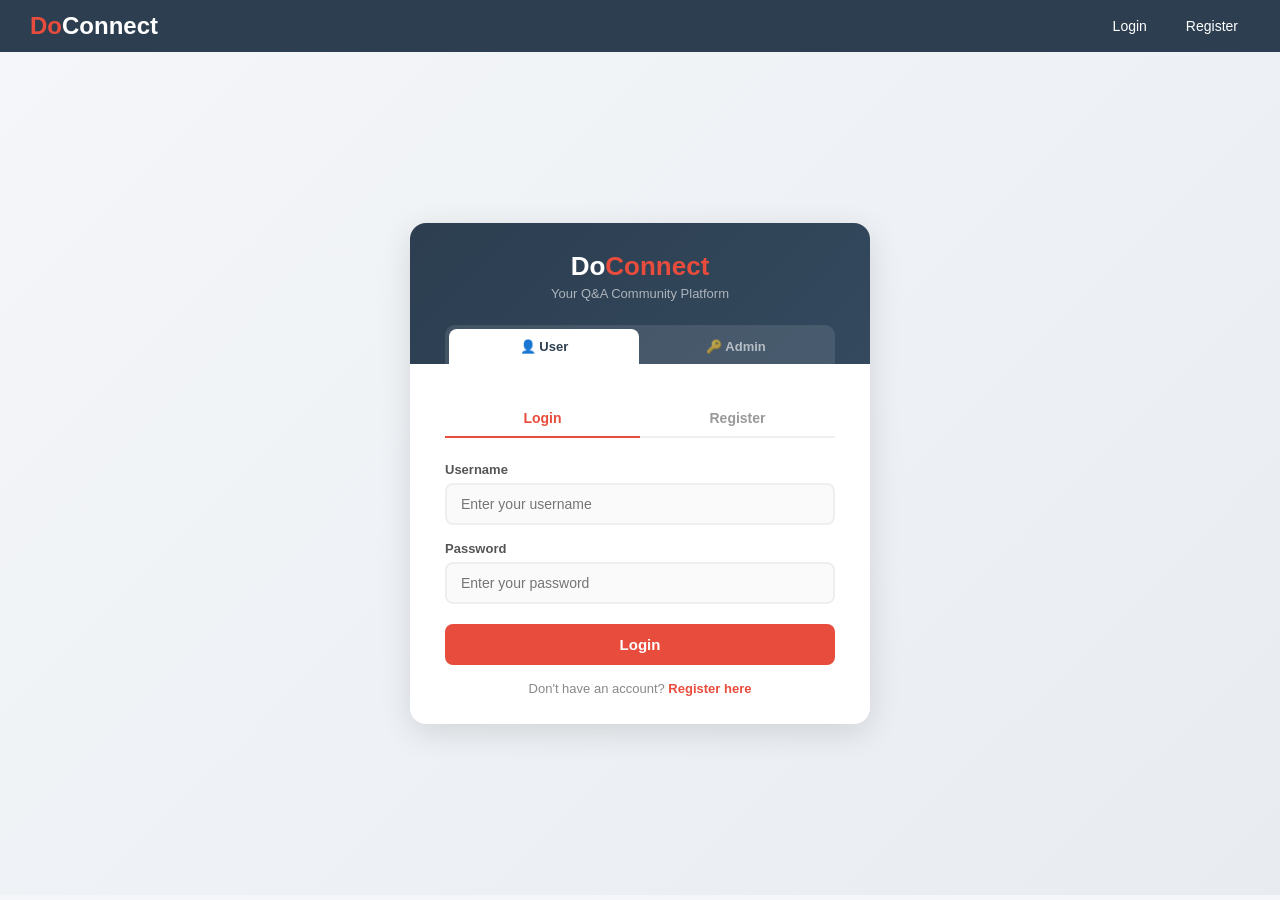
<file: doconnect-frontend/question-detail.html>
<!DOCTYPE html>
<html lang="en">
<head>
    <meta charset="UTF-8">
    <title>Question - DoConnect</title>
    <link rel="stylesheet" href="css/style.css">
</head>
<body>

<nav class="navbar">
    <a href="index.html" class="logo">Do<span>Connect</span></a>
    <div class="nav-links">
        <a href="index.html">← All Questions</a>
        <a href="chat.html" id="chatNavLink">💬 Chat</a>
        <a href="profile.html">👤 <strong id="navUser"></strong></a>
    </div>
</nav>

<div class="container">

    <!-- Question -->
    <div id="questionSection">
        <div class="loading">Loading question...</div>
    </div>

    <!-- Post Answer -->
    <div id="answerForm" class="card" style="display:none;">
        <h3 style="margin-bottom:15px;">✏️ Your Answer</h3>
        <div class="form-group">
            <textarea id="answerText"
                placeholder="Write your answer here..."
                style="min-height:140px;"></textarea>
        </div>
        <button class="btn btn-success" onclick="submitAnswer()">
            Post Answer
        </button>
    </div>

    <!-- Answers -->
    <h3 style="margin:25px 0 15px; color:#2c3e50;" id="answersTitle"></h3>
    <div id="answersList"></div>

</div>

<script src="js/api.js"></script>
<script src="js/confirm-modal.js"></script>
<script>
    if (!localStorage.getItem('token')) {
        window.location.href = 'login.html';
    }
    document.getElementById('navUser').textContent = localStorage.getItem('username');

    const urlParams = new URLSearchParams(window.location.search);
    const questionId = urlParams.get('id');
    const currentUser = localStorage.getItem('username');
    const currentUserId = parseInt(localStorage.getItem('userId'));

    if (!questionId) window.location.href = 'index.html';

    async function loadPage() {
        await loadQuestion();
        await loadAnswers();
    }

    async function loadQuestion() {
        try {
            const q = await getQuestionById(questionId);
            const isOpen = q.status === 'OPEN';

            document.getElementById('questionSection').innerHTML = `
                <div class="card question-card">
                    <div style="display:flex; justify-content:space-between;
                                flex-wrap:wrap; gap:10px;">
                        <div>
                            <span class="topic-badge">${q.topic || 'General'}</span>
                            <span class="status-badge
                                status-${q.status.toLowerCase()}"
                                style="margin-left:8px;">
                                ${q.status}
                            </span>
                        </div>
                    </div>
                    <h2 style="margin:15px 0 10px; color:#2c3e50;">
                        ${q.title}
                    </h2>
                    <p style="color:#555; line-height:1.6;">${q.description}</p>
                    <div class="question-meta" style="margin-top:15px;">
                        <span>👤 Asked by <strong>${q.askedBy}</strong></span>
                        <span>🕐 ${formatDate(q.createdAt)}</span>
                    </div>
                </div>`;

            // Show answer form only if OPEN
            if (isOpen) {
                document.getElementById('answerForm').style.display = 'block';
            } else {
                document.getElementById('answerForm').innerHTML = `
                    <div class="alert alert-error">
                        🔒 This question is ${q.status} — no more answers
                    </div>`;
                document.getElementById('answerForm').style.display = 'block';
            }
        } catch (err) {
            document.getElementById('questionSection').innerHTML =
                '<div class="alert alert-error">Failed to load question</div>';
        }
    }

    async function loadAnswers() {
        try {
            const answers = await getAnswers(questionId);
            const pending = await getMyPendingAnswer(questionId);
            const hasPending = pending && pending.answerId && !pending.isApproved;

            const title = document.getElementById('answersTitle');
            title.textContent = `💬 ${answers.length} Answer(s)`;

            const container = document.getElementById('answersList');
            container.innerHTML = '';

            if (hasPending) {
                document.getElementById('answerForm').innerHTML = `
                    <div class="submission-banner">
                        <div class="submission-banner-icon">⏳</div>
                        <div>
                            <strong>Answer submitted — Pending Admin Approval</strong>
                            <p>Your answer has been received. It will appear publicly once an admin reviews and approves it.</p>
                        </div>
                    </div>`;
                document.getElementById('answerForm').style.display = 'block';
                showPendingAnswer(pending.answerText);
            }

            if (answers.length === 0 && !hasPending) {
                container.innerHTML = `
                    <div class="empty-state">
                        <p>No answers yet. Be the first to answer!</p>
                    </div>`;
                return;
            }

            for (const a of answers) {
                const liked = await hasUserLiked(a.answerId);
                const comments = await getComments(a.answerId);

                const div = document.createElement('div');
                div.className = 'card answer-card';
                div.id = `answer-${a.answerId}`;
                div.innerHTML = `
                    <div style="display:flex; justify-content:space-between;">
                        <strong style="color:#27ae60;">
                            👤 ${a.answeredBy}
                        </strong>
                        <span style="font-size:12px; color:#999;">
                            ${formatDate(a.createdAt)}
                        </span>
                    </div>
                    <p style="margin:10px 0; line-height:1.6; color:#444;">
                        ${a.answerText}
                    </p>
                    <div class="answer-actions">
                        <button class="like-btn ${liked ? 'liked' : ''}"
                            id="likeBtn-${a.answerId}"
                            onclick="handleLike(${a.answerId})">
                            ❤️ Like
                        </button>
                        <span class="like-count"
                            id="likeCount-${a.answerId}">
                            ${a.likeCount} likes
                        </span>
                    </div>

                    <!-- Comments -->
                    <div class="comment-section">
                        <div id="comments-${a.answerId}">
                            ${renderComments(comments)}
                        </div>
                        <div class="comment-input-row">
                            <input type="text"
                                id="commentInput-${a.answerId}"
                                placeholder="Add a comment..."
                                onkeypress="if(event.key==='Enter')
                                    addCommentHandler(${a.answerId})">
                            <button class="btn btn-info btn-sm"
                                onclick="addCommentHandler(${a.answerId})">
                                Comment
                            </button>
                        </div>
                    </div>`;

                container.appendChild(div);
            }
        } catch (err) {
            document.getElementById('answersList').innerHTML =
                '<div class="alert alert-error">Failed to load answers</div>';
        }
    }

    function renderComments(comments) {
        if (!comments || comments.length === 0) return '';
        return comments.map(c => `
            <div class="comment-item">
                <strong>${c.commentedBy}:</strong> ${c.commentText}
            </div>`).join('');
    }

    async function submitAnswer() {
        const text = document.getElementById('answerText').value.trim();
        if (!text) {
            showToast('Please write an answer');
            return;
        }
        try {
            const data = await postAnswer(questionId, { answerText: text });
            if (data.answerId) {
                document.getElementById('answerText').value = '';
                document.getElementById('answerForm').innerHTML = `
                    <div class="submission-banner">
                        <div class="submission-banner-icon">⏳</div>
                        <div>
                            <strong>Answer submitted — Pending Admin Approval</strong>
                            <p>Your answer has been received. It will appear publicly once an admin reviews and approves it.</p>
                        </div>
                    </div>`;
                showPendingAnswer(text);
            } else {
                showToast(data.error || 'Failed to submit');
            }
        } catch (err) {
            showToast('Error: ' + err.message);
        }
    }

    function showPendingAnswer(text) {
        const container = document.getElementById('answersList');
        const pending = document.createElement('div');
        pending.className = 'card answer-card answer-pending';
        pending.innerHTML = `
            <div style="display:flex; justify-content:space-between; align-items:center;">
                <strong style="color:#27ae60;">👤 ${currentUser}</strong>
                <span class="pending-badge">⏳ Pending Approval</span>
            </div>
            <p style="margin:10px 0; line-height:1.6; color:#444;">${text}</p>
            <div style="font-size:12px; color:#aaa; margin-top:6px;">Just now · Visible to you only until approved</div>`;
        // Prepend so it shows at top of answers list
        container.prepend(pending);
        // Update count
        const title = document.getElementById('answersTitle');
        const current = parseInt(title.textContent.match(/\d+/) || [0]) + 1;
        title.textContent = `💬 ${current} Answer(s)`;
    }

    async function handleLike(answerId) {
        try {
            const result = await toggleLike(answerId);
            const btn = document.getElementById(`likeBtn-${answerId}`);
            const countEl = document.getElementById(`likeCount-${answerId}`);
            const count = await getLikeCount(answerId);
            countEl.textContent = `${count} likes`;
            btn.classList.toggle('liked', result === 'Answer liked');
        } catch (err) {
            showToast('Failed to like');
        }
    }

    async function addCommentHandler(answerId) {
        const input = document.getElementById(`commentInput-${answerId}`);
        const text = input.value.trim();
        if (!text) return;

        try {
            const data = await addComment(answerId, { commentText: text });
            if (data.commentId) {
                input.value = '';
                const commentsDiv =
                    document.getElementById(`comments-${answerId}`);
                commentsDiv.innerHTML += `
                    <div class="comment-item">
                        <strong>${data.commentedBy}:</strong>
                        ${data.commentText}
                    </div>`;
            }
        } catch (err) {
            showToast('Failed to add comment');
        }
    }

    function formatDate(dateStr) {
        if (!dateStr) return '';
        return new Date(dateStr).toLocaleDateString('en-IN', {
            day: 'numeric', month: 'short', year: 'numeric'
        });
    }

    loadPage();
</script>

<footer style="text-align:center; padding:20px; color:#999; font-size:13px; margin-top:40px; border-top:1px solid #eee;">
    © 2024 DoConnect — Q&A Community Platform
</footer>

</body>
</html>
</file>
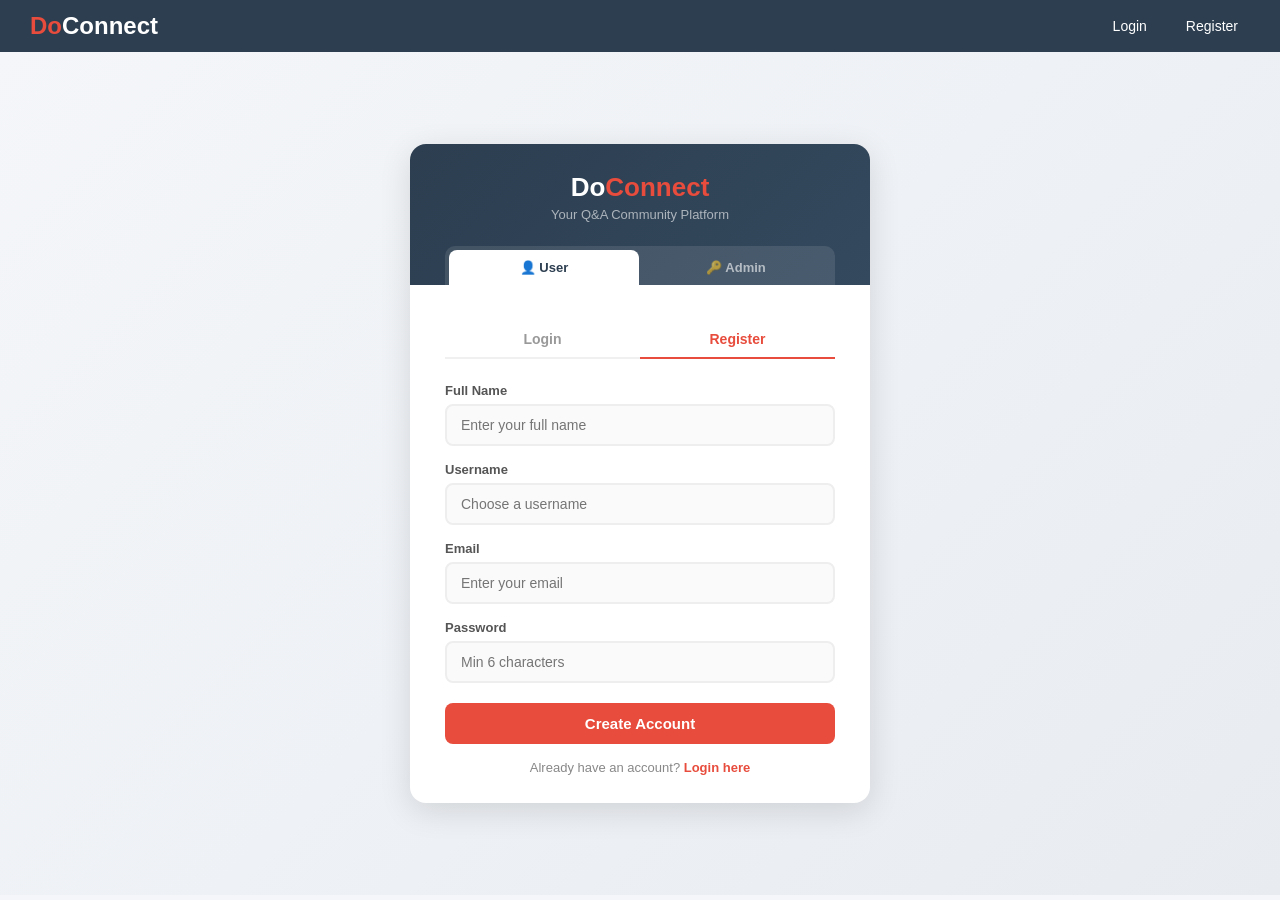
<file: doconnect-frontend/register.html>
<!DOCTYPE html>
<html lang="en">
<head>
    <meta charset="UTF-8">
    <title>Register - DoConnect</title>
    <script>window.location.replace('login.html#register');</script>
</head>
<body></body>
</html>
</file>
<file: doconnect-frontend/css/style.css>
/* ===== RESET & BASE ===== */
* {
  margin: 0;
  padding: 0;
  box-sizing: border-box;
}

body {
  font-family: "Segoe UI", Tahoma, Geneva, Verdana, sans-serif;
  background-color: #f4f6f9;
  color: #333;
}

/* ===== NAVBAR ===== */
.navbar {
  background-color: #2c3e50;
  padding: 12px 30px;
  display: flex;
  justify-content: space-between;
  align-items: center;
  position: sticky;
  top: 0;
  z-index: 100;
}

.navbar .logo {
  color: #e74c3c;
  font-size: 24px;
  font-weight: bold;
  text-decoration: none;
}

.navbar .logo span {
  color: white;
}

.nav-links {
  display: flex;
  gap: 15px;
  align-items: center;
}

.nav-links a {
  color: white;
  text-decoration: none;
  font-size: 14px;
  padding: 6px 12px;
  border-radius: 4px;
  transition: background 0.3s;
}

.nav-links a:hover {
  background-color: #e74c3c;
}

.nav-links .btn-ask {
  background-color: #e74c3c;
  padding: 8px 16px;
  border-radius: 20px;
  font-weight: bold;
}

.nav-username {
  color: rgba(255, 255, 255, 0.85);
  font-size: 14px;
  background: rgba(255, 255, 255, 0.1);
  padding: 5px 12px;
  border-radius: 20px;
}

/* ===== CONTAINER ===== */
.container {
  max-width: 1100px;
  margin: 30px auto;
  padding: 0 20px;
}

/* ===== CARDS ===== */
.card {
  background: white;
  border-radius: 8px;
  padding: 20px;
  margin-bottom: 15px;
  box-shadow: 0 2px 8px rgba(0, 0, 0, 0.08);
  transition: transform 0.2s;
}

.card:hover {
  transform: translateY(-2px);
  box-shadow: 0 4px 12px rgba(0, 0, 0, 0.12);
}

/* ===== QUESTION CARD ===== */
.question-card {
  border-left: 4px solid #e74c3c;
}

.question-card h3 {
  font-size: 18px;
  margin-bottom: 8px;
  color: #2c3e50;
}

.question-card h3 a {
  text-decoration: none;
  color: #2c3e50;
}

.question-card h3 a:hover {
  color: #e74c3c;
}

.question-meta {
  display: flex;
  gap: 15px;
  font-size: 13px;
  color: #777;
  margin-top: 10px;
  flex-wrap: wrap;
}

.topic-badge {
  background: #eaf4ff;
  color: #3498db;
  padding: 2px 10px;
  border-radius: 12px;
  font-size: 12px;
}

.status-badge {
  padding: 2px 10px;
  border-radius: 12px;
  font-size: 12px;
  font-weight: bold;
}

.status-open {
  background: #e8f8e8;
  color: #27ae60;
}
.status-pending {
  background: #fff4cc;
  color: #b38600;
}
.status-resolved {
  background: #fef0e7;
  color: #e67e22;
}
.status-closed {
  background: #fde8e8;
  color: #e74c3c;
}
.status-rejected {
  background: #fde8e8;
  color: #e74c3c;
}

/* ===== HERO SEARCH ===== */
.hero-search {
  background: linear-gradient(135deg, #2c3e50, #e74c3c);
  padding: 50px 20px;
  text-align: center;
}

.hero-search-inner {
  max-width: 650px;
  margin: 0 auto;
}

.hero-title {
  color: white;
  font-size: 32px;
  font-weight: 700;
  margin-bottom: 10px;
}

.hero-subtitle {
  color: rgba(255,255,255,0.8);
  font-size: 16px;
  margin-bottom: 25px;
}

.hero-searchbar {
  background: white;
  border-radius: 30px;
  padding: 8px 16px;
  align-items: center;
  box-shadow: 0 4px 15px rgba(0,0,0,0.15);
}

.hero-searchbar .search-icon {
  font-size: 18px;
  margin-right: 6px;
}

.hero-searchbar input {
  border: none;
  font-size: 15px;
  outline: none;
  width: 100%;
  padding: 6px 0;
}

/* ===== QUESTIONS HEADER ===== */
.questions-header {
  display: flex;
  justify-content: space-between;
  align-items: center;
  margin-bottom: 20px;
  flex-wrap: wrap;
  gap: 10px;
}

.questions-title {
  display: flex;
  align-items: center;
  gap: 10px;
}

.questions-title h2 {
  font-size: 22px;
  color: #2c3e50;
}

.question-count-badge {
  background: #e74c3c;
  color: white;
  padding: 2px 10px;
  border-radius: 12px;
  font-size: 13px;
  font-weight: 600;
}

.welcome-text {
  font-size: 14px;
  color: #666;
}

/* ===== QUESTION CARD BODY ===== */
.question-card-body {
  margin-bottom: 8px;
}

.question-desc {
  color: #666;
  font-size: 14px;
  line-height: 1.5;
  margin-top: 6px;
}

.meta-author {
  font-weight: 600;
  color: #555;
}

.meta-date {
  color: #999;
}

/* ===== SEARCH BAR ===== */
.search-section {
  background: white;
  padding: 20px;
  border-radius: 8px;
  margin-bottom: 25px;
  box-shadow: 0 2px 8px rgba(0, 0, 0, 0.08);
}

.search-bar {
  display: flex;
  gap: 10px;
}

.search-bar input {
  flex: 1;
  padding: 10px 16px;
  border: 2px solid #ddd;
  border-radius: 25px;
  font-size: 15px;
  outline: none;
  transition: border 0.3s;
}

.search-bar input:focus {
  border-color: #e74c3c;
}

/* ===== FORMS ===== */
.form-container {
  max-width: 480px;
  margin: 60px auto;
  background: white;
  padding: 35px;
  border-radius: 12px;
  box-shadow: 0 4px 20px rgba(0, 0, 0, 0.1);
}

.form-container h2 {
  text-align: center;
  margin-bottom: 25px;
  color: #2c3e50;
}

.form-group {
  margin-bottom: 18px;
}

.form-group label {
  display: block;
  margin-bottom: 6px;
  font-weight: 600;
  color: #555;
  font-size: 14px;
}

.form-group input,
.form-group textarea,
.form-group select {
  width: 100%;
  padding: 10px 14px;
  border: 2px solid #ddd;
  border-radius: 6px;
  font-size: 14px;
  outline: none;
  transition: border 0.3s;
}

.form-group input:focus,
.form-group textarea:focus {
  border-color: #e74c3c;
}

.form-group textarea {
  min-height: 120px;
  resize: vertical;
}

/* ===== BUTTONS ===== */
.btn {
  padding: 10px 20px;
  border: none;
  border-radius: 6px;
  cursor: pointer;
  font-size: 14px;
  font-weight: 600;
  transition: all 0.3s;
}

.btn-primary {
  background-color: #e74c3c;
  color: white;
  width: 100%;
  padding: 12px;
  font-size: 16px;
}

.btn-primary:hover {
  background-color: #c0392b;
}

.btn-success {
  background-color: #27ae60;
  color: white;
}
.btn-success:hover {
  background-color: #219a52;
}

.btn-danger {
  background-color: #e74c3c;
  color: white;
}
.btn-danger:hover {
  background-color: #c0392b;
}

.btn-warning {
  background-color: #f39c12;
  color: white;
}
.btn-warning:hover {
  background-color: #d68910;
}

.btn-info {
  background-color: #3498db;
  color: white;
}
.btn-info:hover {
  background-color: #2980b9;
}

.btn-sm {
  padding: 5px 12px;
  font-size: 12px;
}

/* ===== ANSWER SECTION ===== */
.answer-card {
  border-left: 4px solid #27ae60;
  margin-bottom: 20px;
}

.answer-actions {
  display: flex;
  gap: 10px;
  margin-top: 12px;
  align-items: center;
}

.like-btn {
  background: none;
  border: 2px solid #e74c3c;
  color: #e74c3c;
  padding: 5px 14px;
  border-radius: 20px;
  cursor: pointer;
  font-size: 13px;
  transition: all 0.3s;
}

.like-btn:hover,
.like-btn.liked {
  background: #e74c3c;
  color: white;
}

.like-count {
  font-size: 14px;
  color: #666;
}

/* ===== COMMENTS ===== */
.comment-section {
  margin-top: 15px;
  padding-top: 15px;
  border-top: 1px solid #eee;
}

.comment-item {
  background: #f8f9fa;
  padding: 8px 12px;
  border-radius: 6px;
  margin-bottom: 8px;
  font-size: 13px;
}

.comment-item strong {
  color: #e74c3c;
}

.comment-input-row {
  display: flex;
  gap: 8px;
  margin-top: 10px;
}

.comment-input-row input {
  flex: 1;
  padding: 8px 12px;
  border: 1px solid #ddd;
  border-radius: 20px;
  font-size: 13px;
  outline: none;
}

/* ===== CHAT ===== */
.chat-page-body {
  background: linear-gradient(135deg, #1a1f2e 0%, #2c3e50 100%);
  height: calc(100vh - 57px);
  display: flex;
  align-items: stretch;
}

.chat-container {
  display: grid;
  grid-template-columns: 320px 1fr;
  width: 100%;
  max-width: 1400px;
  margin: 0 auto;
  height: 100%;
  overflow: hidden;
}

/* Sidebar */
.user-list {
  background: rgba(44, 62, 80, 0.95);
  border-right: 1px solid rgba(231, 76, 60, 0.3);
  display: flex;
  flex-direction: column;
  overflow: hidden;
  backdrop-filter: blur(10px);
}

.user-list-header {
  padding: 14px 16px;
  background: linear-gradient(135deg, #e74c3c, #c0392b);
  display: flex;
  align-items: center;
  justify-content: space-between;
  box-shadow: 0 2px 10px rgba(231, 76, 60, 0.3);
}

.user-list-header span {
  font-size: 19px;
  font-weight: 600;
  color: #ffffff;
}

.user-list-search {
  padding: 8px 12px;
  background: rgba(44, 62, 80, 0.5);
}

.user-list-search input {
  width: 100%;
  background: rgba(255, 255, 255, 0.1);
  border: 1px solid rgba(231, 76, 60, 0.3);
  border-radius: 8px;
  padding: 8px 14px;
  font-size: 14px;
  color: #ffffff;
  outline: none;
  transition: all 0.3s;
}

.user-list-search input:focus {
  background: rgba(255, 255, 255, 0.15);
  border-color: #e74c3c;
}

.user-list-search input::placeholder {
  color: rgba(255, 255, 255, 0.5);
}

.user-list-scroll {
  flex: 1;
  overflow-y: auto;
}

.user-list-scroll::-webkit-scrollbar { width: 6px; }
.user-list-scroll::-webkit-scrollbar-thumb { background: #e74c3c; border-radius: 3px; }

.user-item {
  padding: 12px 16px;
  cursor: pointer;
  border-bottom: 1px solid rgba(255, 255, 255, 0.05);
  display: flex;
  align-items: center;
  gap: 12px;
  transition: all 0.3s;
}

.user-item:hover {
  background: rgba(231, 76, 60, 0.1);
  border-left: 3px solid #e74c3c;
}

.user-item.active {
  background: rgba(231, 76, 60, 0.2);
  border-left: 3px solid #e74c3c;
}

.user-avatar {
  width: 46px;
  height: 46px;
  background: linear-gradient(135deg, #e74c3c, #c0392b);
  border-radius: 50%;
  display: flex;
  align-items: center;
  justify-content: center;
  color: white;
  font-weight: 600;
  font-size: 18px;
  flex-shrink: 0;
  box-shadow: 0 2px 8px rgba(231, 76, 60, 0.4);
}

.user-item-info {
  flex: 1;
  min-width: 0;
}

.user-item-name {
  font-size: 15px;
  font-weight: 500;
  color: #ffffff;
  white-space: nowrap;
  overflow: hidden;
  text-overflow: ellipsis;
}

.user-item-sub {
  font-size: 13px;
  color: rgba(255, 255, 255, 0.6);
  margin-top: 2px;
  white-space: nowrap;
  overflow: hidden;
  text-overflow: ellipsis;
}

/* Chat area */
.chat-area {
  display: flex;
  flex-direction: column;
  background: linear-gradient(135deg, #2c3e50 0%, #34495e 100%);
  position: relative;
}

.chat-area::before {
  content: '';
  position: absolute;
  inset: 0;
  background-image: url("data:image/svg+xml,%3Csvg width='60' height='60' viewBox='0 0 60 60' xmlns='http://www.w3.org/2000/svg'%3E%3Cg fill='none' fill-rule='evenodd'%3E%3Cg fill='%23e74c3c' fill-opacity='0.03'%3E%3Cpath d='M36 34v-4h-2v4h-4v2h4v4h2v-4h4v-2h-4zm0-30V0h-2v4h-4v2h4v4h2V6h4V4h-4zM6 34v-4H4v4H0v2h4v4h2v-4h4v-2H6zM6 4V0H4v4H0v2h4v4h2V6h4V4H6z'/%3E%3C/g%3E%3C/g%3E%3C/svg%3E");
  pointer-events: none;
  z-index: 0;
}

.chat-header {
  padding: 10px 16px;
  background: linear-gradient(135deg, #2c3e50, #34495e);
  display: flex;
  align-items: center;
  gap: 12px;
  z-index: 1;
  flex-shrink: 0;
  border-bottom: 2px solid rgba(231, 76, 60, 0.3);
}

.chat-header-avatar {
  width: 40px;
  height: 40px;
  background: linear-gradient(135deg, #e74c3c, #c0392b);
  border-radius: 50%;
  display: flex;
  align-items: center;
  justify-content: center;
  color: white;
  font-weight: 600;
  font-size: 16px;
  flex-shrink: 0;
  box-shadow: 0 2px 8px rgba(231, 76, 60, 0.4);
}

.chat-header-info {
  flex: 1;
}

.chat-header-name {
  font-size: 15px;
  font-weight: 600;
  color: #ffffff;
}

.chat-header-status {
  font-size: 12px;
  color: rgba(255, 255, 255, 0.6);
}

.chat-welcome {
  flex: 1;
  display: flex;
  flex-direction: column;
  align-items: center;
  justify-content: center;
  color: rgba(255, 255, 255, 0.5);
  z-index: 1;
  gap: 12px;
}

.chat-welcome-icon {
  font-size: 64px;
  opacity: 0.3;
  filter: drop-shadow(0 0 10px rgba(231, 76, 60, 0.3));
}

.chat-welcome p {
  font-size: 15px;
}

.messages-area {
  flex: 1;
  overflow-y: auto;
  padding: 16px 8%;
  display: flex;
  flex-direction: column;
  gap: 2px;
  z-index: 1;
}

.messages-area::-webkit-scrollbar { width: 6px; }
.messages-area::-webkit-scrollbar-thumb { background: #e74c3c; border-radius: 3px; }

.message-row {
  display: flex;
  margin-bottom: 2px;
}

.message-row.sent { justify-content: flex-end; }
.message-row.received { justify-content: flex-start; }

.message {
  max-width: 65%;
  padding: 7px 12px 6px;
  border-radius: 7.5px;
  font-size: 14.2px;
  line-height: 1.5;
  position: relative;
  word-break: break-word;
  box-shadow: 0 2px 5px rgba(0, 0, 0, 0.2);
}

.message.sent {
  background: linear-gradient(135deg, #e74c3c, #c0392b);
  color: #ffffff;
  border-top-right-radius: 0;
}

.message.received {
  background: rgba(255, 255, 255, 0.1);
  color: #ffffff;
  border-top-left-radius: 0;
  border: 1px solid rgba(255, 255, 255, 0.1);
}

.message-footer {
  display: flex;
  align-items: center;
  justify-content: flex-end;
  gap: 4px;
  margin-top: 3px;
}

.message-time {
  font-size: 11px;
  color: rgba(255, 255, 255, 0.7);
  white-space: nowrap;
}

.message.sent .message-time { color: rgba(255, 255, 255, 0.8); }

.msg-tick {
  font-size: 13px;
}

.msg-tick.delivered {
  color: rgba(255, 255, 255, 0.4);
}

.msg-tick.read {
  color: #3498db;
  text-shadow: 0 0 5px rgba(52, 152, 219, 0.5);
}

/* Input area */
.chat-input-area {
  padding: 10px 16px;
  background: linear-gradient(135deg, #2c3e50, #34495e);
  display: flex;
  align-items: center;
  gap: 10px;
  z-index: 1;
  flex-shrink: 0;
  border-top: 2px solid rgba(231, 76, 60, 0.3);
}

.chat-input-area input {
  flex: 1;
  background: rgba(255, 255, 255, 0.1);
  border: 1px solid rgba(231, 76, 60, 0.3);
  border-radius: 8px;
  padding: 11px 16px;
  font-size: 15px;
  color: #ffffff;
  outline: none;
  transition: all 0.3s;
}

.chat-input-area input:focus {
  background: rgba(255, 255, 255, 0.15);
  border-color: #e74c3c;
}

.chat-input-area input::placeholder { color: rgba(255, 255, 255, 0.5); }

.chat-input-area input:disabled { opacity: 0.5; cursor: not-allowed; }

.send-btn {
  width: 44px;
  height: 44px;
  border-radius: 50%;
  background: linear-gradient(135deg, #e74c3c, #c0392b);
  border: none;
  cursor: pointer;
  display: flex;
  align-items: center;
  justify-content: center;
  flex-shrink: 0;
  transition: all 0.3s;
  box-shadow: 0 2px 10px rgba(231, 76, 60, 0.4);
}

.send-btn:hover { 
  background: linear-gradient(135deg, #c0392b, #e74c3c);
  transform: scale(1.05);
  box-shadow: 0 4px 15px rgba(231, 76, 60, 0.6);
}
.send-btn:disabled { background: rgba(255, 255, 255, 0.2); cursor: not-allowed; }

.send-btn svg { width: 22px; height: 22px; fill: white; }

/* User item name row with unread badge */
.user-item-name-row {
  display: flex;
  align-items: center;
  justify-content: space-between;
  gap: 6px;
}

.unread-badge {
  background: linear-gradient(135deg, #e74c3c, #c0392b);
  color: white;
  font-size: 11px;
  font-weight: 700;
  min-width: 20px;
  height: 20px;
  border-radius: 10px;
  display: inline-flex;
  align-items: center;
  justify-content: center;
  padding: 0 5px;
  flex-shrink: 0;
  box-shadow: 0 2px 8px rgba(231, 76, 60, 0.4);
}

/* Navbar notification badge */
.nav-notif-badge {
  background: #e74c3c;
  color: white;
  font-size: 10px;
  font-weight: 700;
  min-width: 17px;
  height: 17px;
  border-radius: 9px;
  display: inline-flex;
  align-items: center;
  justify-content: center;
  padding: 0 4px;
  margin-left: 3px;
  vertical-align: middle;
  animation: pulse-badge 1.5s ease-in-out infinite;
}

@keyframes pulse-badge {
  0%, 100% { transform: scale(1); }
  50% { transform: scale(1.2); }
}

/* Date divider in chat */
.date-divider {
  display: flex;
  align-items: center;
  justify-content: center;
  margin: 12px 0 6px;
}

.date-divider span {
  background: rgba(231, 76, 60, 0.2);
  color: rgba(255, 255, 255, 0.7);
  font-size: 11.5px;
  padding: 4px 12px;
  border-radius: 6px;
  border: 1px solid rgba(231, 76, 60, 0.3);
}

/* Empty chat message */
.chat-empty-msg {
  text-align: center;
  color: rgba(255, 255, 255, 0.6);
  font-size: 13px;
  background: rgba(231, 76, 60, 0.1);
  padding: 8px 16px;
  border-radius: 8px;
  align-self: center;
  margin: auto;
  border: 1px solid rgba(231, 76, 60, 0.2);
}
.admin-tabs {
  display: flex;
  gap: 5px;
  margin-bottom: 20px;
  flex-wrap: wrap;
}

.tab-btn {
  padding: 8px 18px;
  border: 2px solid #2c3e50;
  background: white;
  color: #2c3e50;
  border-radius: 20px;
  cursor: pointer;
  font-size: 13px;
  font-weight: 600;
  transition: all 0.3s;
}

.tab-btn.active,
.tab-btn:hover {
  background: #2c3e50;
  color: white;
}

.tab-content {
  display: none;
}

.tab-content.active {
  display: block;
}

/* ===== ADMIN TABLE ===== */
.admin-table {
  width: 100%;
  border-collapse: collapse;
  background: white;
  border-radius: 8px;
  overflow: hidden;
  box-shadow: 0 2px 8px rgba(0, 0, 0, 0.08);
}

.admin-table th {
  background: #2c3e50;
  color: white;
  padding: 12px 15px;
  text-align: left;
  font-size: 13px;
}

.admin-table td {
  padding: 12px 15px;
  border-bottom: 1px solid #f0f0f0;
  font-size: 13px;
}

.admin-table tr:hover td {
  background: #fafafa;
}

/* ===== ALERTS ===== */
.alert {
  padding: 12px 16px;
  border-radius: 6px;
  margin-bottom: 15px;
  font-size: 14px;
}

.alert-success {
  background: #e8f8e8;
  color: #27ae60;
  border: 1px solid #27ae60;
}

.alert-error {
  background: #fde8e8;
  color: #e74c3c;
  border: 1px solid #e74c3c;
}

/* ===== LOADING ===== */
.loading {
  text-align: center;
  padding: 40px;
  color: #999;
  font-size: 16px;
}

/* ===== EMPTY STATE ===== */
.empty-state {
  text-align: center;
  padding: 60px 20px;
  color: #999;
}

.empty-state h3 {
  font-size: 20px;
  margin-bottom: 10px;
}

/* ===== MY QUESTIONS PAGE ===== */
.my-q-tabs {
  display: flex;
  gap: 8px;
  margin-bottom: 20px;
  flex-wrap: wrap;
}

.my-q-tab {
  padding: 6px 16px;
  border: 2px solid #ddd;
  background: white;
  color: #555;
  border-radius: 20px;
  cursor: pointer;
  font-size: 13px;
  font-weight: 600;
  transition: all 0.2s;
}

.my-q-tab:hover,
.my-q-tab.active {
  background: #2c3e50;
  color: white;
  border-color: #2c3e50;
}

.approval-badge {
  padding: 2px 10px;
  border-radius: 12px;
  font-size: 12px;
  font-weight: 600;
}

.approval-badge.approved {
  background: #e8f8e8;
  color: #27ae60;
}

.approval-badge.pending {
  background: #fff4cc;
  color: #b38600;
}

.approval-badge.rejected {
  background: #fde8e8;
  color: #e74c3c;
}

.card-pending {
  border-left: 4px solid #f0c040;
  opacity: 0.92;
}

.card-rejected {
  border-left: 4px solid #e74c3c;
  opacity: 0.85;
}

.my-q-notice {
  font-size: 12px;
  color: #b38600;
  background: #fffbea;
  border: 1px solid #f0c040;
  border-radius: 4px;
  padding: 4px 10px;
  margin-bottom: 10px;
  display: inline-block;
}

.my-q-notice-rejected {
  color: #c0392b;
  background: #fdf2f2;
  border-color: #e74c3c;
}

/* ===== SUBMISSION BANNER ===== */
.submission-banner {
  display: flex;
  gap: 16px;
  align-items: flex-start;
  background: #fffbea;
  border: 1px solid #f0c040;
  border-left: 5px solid #f0c040;
  border-radius: 8px;
  padding: 16px 20px;
  margin-bottom: 15px;
}

.submission-banner-icon {
  font-size: 28px;
  line-height: 1;
  flex-shrink: 0;
}

.submission-banner strong {
  display: block;
  font-size: 15px;
  color: #7d5a00;
  margin-bottom: 4px;
}

.submission-banner p {
  font-size: 13px;
  color: #9a7000;
  line-height: 1.5;
  margin: 0;
}

.pending-badge {
  background: #fff4cc;
  color: #b38600;
  border: 1px solid #f0c040;
  padding: 3px 10px;
  border-radius: 12px;
  font-size: 12px;
  font-weight: 600;
  white-space: nowrap;
}

.answer-pending {
  border-left: 4px solid #f0c040;
  opacity: 0.9;
}

/* ===== TOAST NOTIFICATION ===== */
.toast {
  position: fixed;
  bottom: 30px;
  right: 30px;
  background: #2c3e50;
  color: white;
  padding: 12px 20px;
  border-radius: 8px;
  font-size: 14px;
  box-shadow: 0 4px 15px rgba(0,0,0,0.2);
  z-index: 2000;
  opacity: 0;
  transform: translateY(10px);
  transition: opacity 0.3s, transform 0.3s;
}

.toast.show {
  opacity: 1;
  transform: translateY(0);
}

/* ===== CONFIRM MODAL ===== */
.modal-overlay {
  display: none;
  position: fixed;
  inset: 0;
  background: rgba(0, 0, 0, 0.5);
  z-index: 1000;
  align-items: center;
  justify-content: center;
}

.modal-overlay.active {
  display: flex;
}

.modal-box {
  background: white;
  border-radius: 10px;
  padding: 30px;
  width: 100%;
  max-width: 420px;
  box-shadow: 0 8px 30px rgba(0, 0, 0, 0.2);
  text-align: center;
}

.modal-box p {
  font-size: 16px;
  color: #2c3e50;
  margin-bottom: 24px;
  line-height: 1.5;
}

.modal-actions {
  display: flex;
  justify-content: center;
  gap: 12px;
}

/* ===== RESPONSIVE ===== */
@media (max-width: 768px) {
  .chat-container {
    grid-template-columns: 1fr;
  }
  .user-list {
    display: none;
  }
  .chat-container.chat-open .user-list {
    display: none;
  }
  .admin-table {
    font-size: 12px;
  }
  .navbar {
    flex-direction: column;
    gap: 10px;
  }
}

/* ===== ADMIN DASHBOARD ===== */
.admin-hero {
  background: linear-gradient(135deg, #1a252f 0%, #2c3e50 60%, #c0392b 100%);
  padding: 32px 30px 28px;
  border-bottom: 3px solid #e74c3c;
}

.admin-hero-inner {
  max-width: 1100px;
  margin: 0 auto;
  display: flex;
  align-items: center;
  justify-content: space-between;
}

.admin-hero-title {
  font-size: 26px;
  font-weight: 700;
  color: #fff;
  letter-spacing: 0.5px;
}

.admin-hero-sub {
  font-size: 14px;
  color: rgba(255,255,255,0.65);
  margin-top: 4px;
}

.admin-nav-user {
  color: rgba(255,255,255,0.75);
  font-size: 13px;
  background: rgba(255,255,255,0.1);
  padding: 4px 12px;
  border-radius: 20px;
}

.admin-logout-btn {
  background: #e74c3c !important;
  border-radius: 20px !important;
  padding: 6px 14px !important;
  font-weight: 600 !important;
}

/* Tabs redesign */
.admin-tabs {
  display: flex;
  gap: 8px;
  margin-bottom: 24px;
  flex-wrap: wrap;
  background: white;
  padding: 12px 16px;
  border-radius: 10px;
  box-shadow: 0 2px 8px rgba(0,0,0,0.07);
}

.tab-btn {
  padding: 8px 18px;
  border: 2px solid #e0e0e0;
  background: #f5f6fa;
  color: #555;
  border-radius: 20px;
  cursor: pointer;
  font-size: 13px;
  font-weight: 600;
  transition: all 0.2s;
  display: flex;
  align-items: center;
  gap: 5px;
}

.tab-btn:hover {
  border-color: #2c3e50;
  background: #eef0f4;
  color: #2c3e50;
}

.tab-btn.active {
  background: #2c3e50;
  color: white;
  border-color: #2c3e50;
  box-shadow: 0 2px 8px rgba(44,62,80,0.25);
}

.tab-btn-pending.active {
  background: #e67e22;
  border-color: #e67e22;
  box-shadow: 0 2px 8px rgba(230,126,34,0.3);
}

.tab-btn-pending:hover {
  border-color: #e67e22;
  color: #e67e22;
  background: #fff8f0;
}

/* Section header */
.admin-section-header {
  background: linear-gradient(90deg, #2c3e50, #34495e);
  color: white;
  padding: 11px 18px;
  border-radius: 8px 8px 0 0;
  font-size: 14px;
  font-weight: 600;
  letter-spacing: 0.3px;
  margin-bottom: 0;
}

.admin-section-header.pending {
  background: linear-gradient(90deg, #d35400, #e67e22);
}

/* Table wrapper after section header */
.admin-section-header + div > .admin-table,
#usersTable .admin-table,
#questionsTable .admin-table,
#answersTable .admin-table,
#pendingQTable .admin-table,
#pendingATable .admin-table {
  border-radius: 0 0 8px 8px;
  margin-bottom: 20px;
}

/* Zebra rows */
.admin-table tbody tr:nth-child(even) td {
  background: #fafbfc;
}

.admin-table th {
  font-size: 12px;
  text-transform: uppercase;
  letter-spacing: 0.5px;
  padding: 13px 15px;
}

.admin-table td {
  vertical-align: middle;
}

/* Action cell */
.admin-table td:last-child {
  white-space: nowrap;
}
</file>
